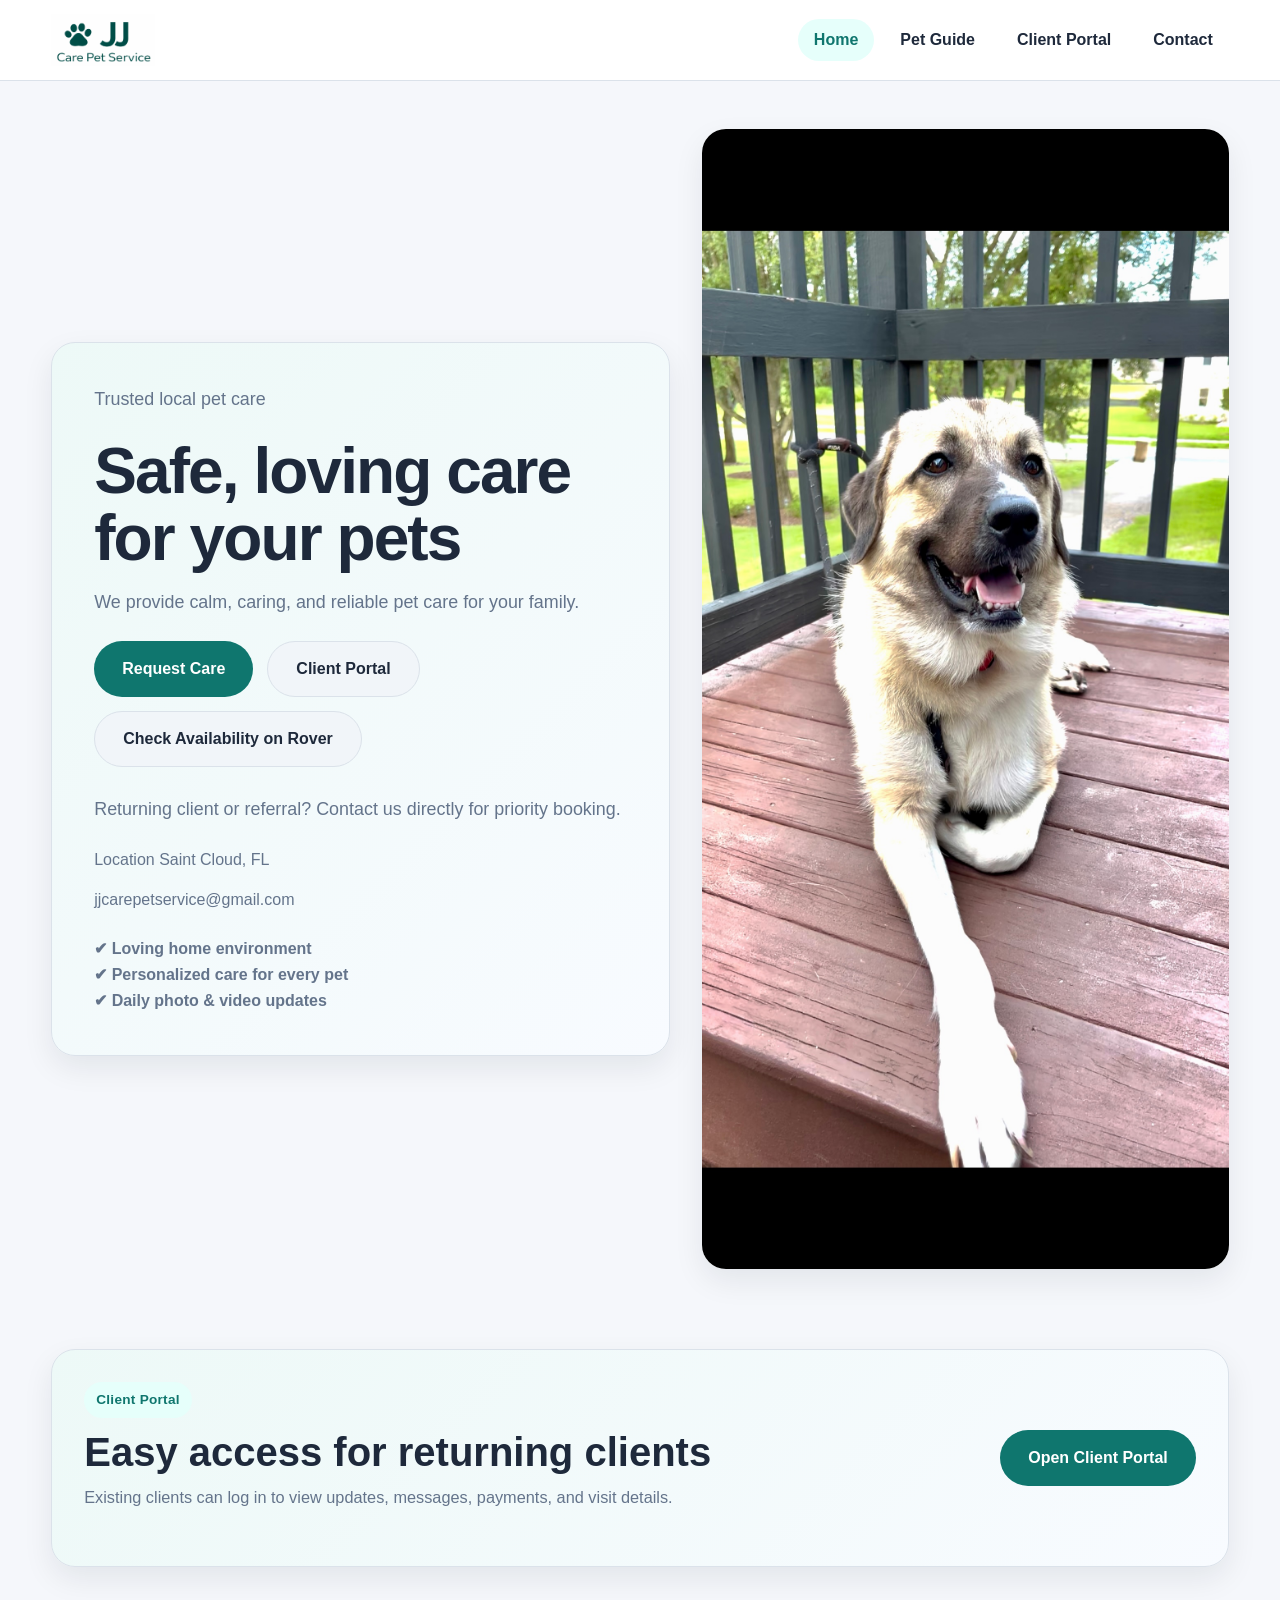
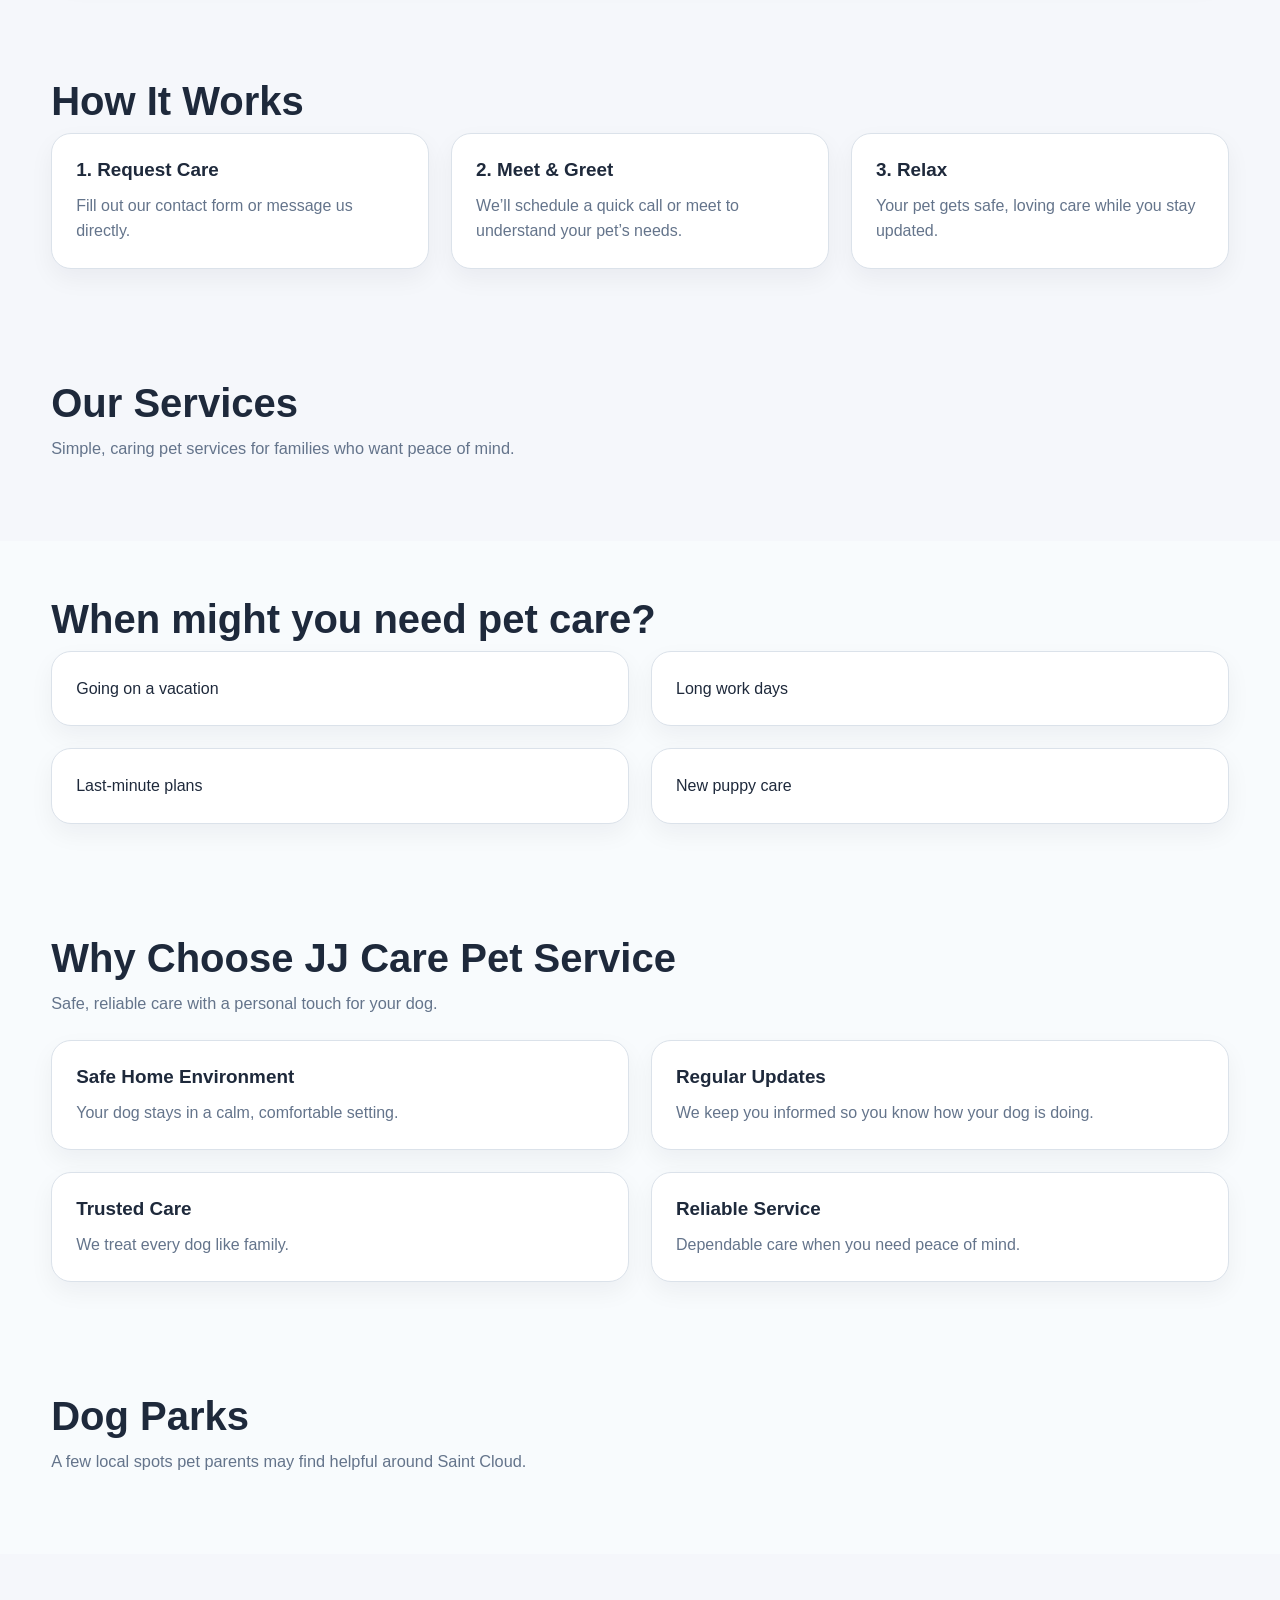
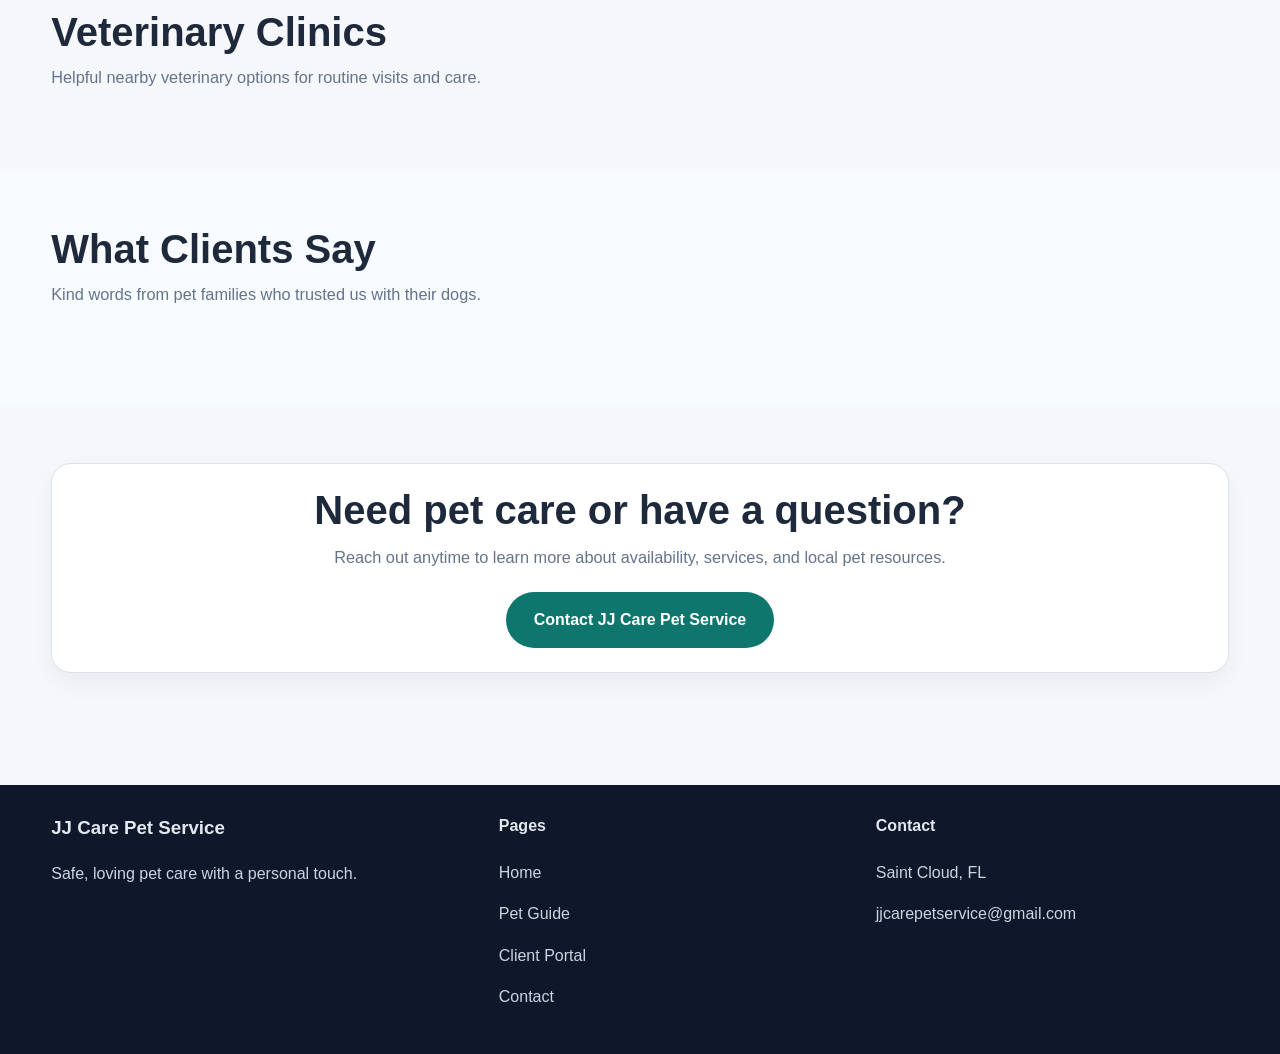
<file: index.html>
<!DOCTYPE html>
<html lang="en">
<head>
  <meta charset="UTF-8" />
  <meta name="viewport" content="width=device-width, initial-scale=1.0" />
  <title>JJ Care Pet Service</title>
  <meta
    name="description"
    content="JJ Care Pet Service offers safe, loving pet care in Saint Cloud, Florida, along with helpful local pet resources."
  />
  <link rel="stylesheet" href="styles.css" />
</head>
<body>

  <header class="site-header">
    <div class="container header-inner">
      <div class="logo">
  <img src="Logo.png" alt="JJ Care Pet Service Logo" />
</div>

      <nav class="nav">
        <a href="index.html" class="active">Home</a>
        <a href="pet-guide.html">Pet Guide</a>
        <a href="https://jcchiyezhath.github.io/jjcare-client-portal/">Client Portal</a>
        <a href="contact.html">Contact</a>
      </nav>
    </div>
  </header>

  <main>
    <section class="hero">
      <div class="container hero-grid">
        <div class="hero-card">
          <p class="badge">Trusted local pet care</p>

          <h2 id="tagline">Safe, loving care for your pets</h2>

          <p id="hero-description">
            We provide calm, caring, and reliable pet care for your family.
          </p>

          <div class="hero-buttons">
            <a class="btn btn-primary" href="booking.html">
                 Request Care
            </a>
            <a class="btn btn-secondary" href="https://jcchiyezhath.github.io/jjcare-client-portal/">
                 Client Portal
            </a>
            <a class="btn btn-secondary" href="https://www.rover.com/sit/jani66614" target="_blank" rel="noopener">
                 Check Availability on Rover
            </a>
      </div>
          <p>Returning client or referral? Contact us directly for priority booking.</p>

          <div class="hero-details">
            <p id="location">Location Saint Cloud, FL</p>
            <p><a href="mailto:jjcarepetservice@gmail.com" id="email">jjcarepetservice@gmail.com</a></p>
            <p style="margin-top: 10px; font-weight: 600;">
              ✔ Loving home environment<br>
              ✔ Personalized care for every pet<br>
              ✔ Daily photo &amp; video updates
            </p>
          </div>
        </div>

        <div class="hero-image">
          <img
            src="IMG_8271.jpg"
            alt="Happy dog enjoying safe pet care"
          />
        </div>
    </section>

    <section class="section">
      <div class="container">
        <div class="portal-promo">
          <div>
            <p class="portal-promo-kicker">Client Portal</p>
            <h2>Easy access for returning clients</h2>
            <p class="section-intro portal-promo-copy">
              Existing clients can log in to view updates, messages, payments, and visit details.
            </p>
          </div>
          <a class="btn btn-primary" href="https://jcchiyezhath.github.io/jjcare-client-portal/">Open Client Portal</a>
        </div>
      </div>
    </section>

    <section class="section">
      <div class="container">
        <h2>How It Works</h2>
        <div class="card-grid" id="how-it-works-grid">
          <div class="card">
            <h3>1. Request Care</h3>
            <p>Fill out our contact form or message us directly.</p>
          </div>
          <div class="card">
            <h3>2. Meet &amp; Greet</h3>
            <p>We&rsquo;ll schedule a quick call or meet to understand your pet&rsquo;s needs.</p>
          </div>
          <div class="card">
            <h3>3. Relax</h3>
            <p>Your pet gets safe, loving care while you stay updated.</p>
          </div>
        </div>
      </div>
    </section>

    <section class="section">
      <div class="container">
        <h2>Our Services</h2>
        <p class="section-intro">
          Simple, caring pet services for families who want peace of mind.
        </p>

        <div id="services-list"></div>
      </div>
    </section>

    </section>
    
<section class="section light">
  <div class="container">
    <h2>When might you need pet care?</h2>

    <div class="card-grid">
      <div class="card">Going on a vacation</div>
      <div class="card">Long work days</div>
      <div class="card">Last-minute plans</div>
      <div class="card">New puppy care</div>
    </div>
  </div>
</section>

    <section class="section light">
  <div class="container">
    <h2>Why Choose JJ Care Pet Service</h2>
    <p class="section-intro">
      Safe, reliable care with a personal touch for your dog.
    </p>

    <div class="card-grid">
      <div class="card">
        <h3>Safe Home Environment</h3>
        <p>Your dog stays in a calm, comfortable setting.</p>
      </div>

      <div class="card">
        <h3>Regular Updates</h3>
        <p>We keep you informed so you know how your dog is doing.</p>
      </div>

      <div class="card">
        <h3>Trusted Care</h3>
        <p>We treat every dog like family.</p>
      </div>

      <div class="card">
        <h3>Reliable Service</h3>
        <p>Dependable care when you need peace of mind.</p>
      </div>
    </div>
  </div>
</section>

    <section class="section light">
      <div class="container">
        <h2>Dog Parks</h2>
        <p class="section-intro">
          A few local spots pet parents may find helpful around Saint Cloud.
        </p>

        <div id="dog-parks-list"></div>
      </div>
    </section>

    <section class="section">
      <div class="container">
        <h2>Veterinary Clinics</h2>
        <p class="section-intro">
          Helpful nearby veterinary options for routine visits and care.
        </p>

        <div id="vets-list"></div>
      </div>
    </section>

    <section class="section light">
      <div class="container">
        <h2>What Clients Say</h2>
        <p class="section-intro">
          Kind words from pet families who trusted us with their dogs.
        </p>

        <div id="testimonials-list" class="testimonial-scroll"></div>
      </div>
    </section>

    <section class="section">
      <div class="container">
        <div class="card center">
          <h2 style="margin-bottom: 12px;">Need pet care or have a question?</h2>
          <p class="section-intro" style="margin: 0 auto 22px;">
            Reach out anytime to learn more about availability, services, and local pet resources.
          </p>
          <a class="btn btn-primary" href="contact.html">Contact JJ Care Pet Service</a>
        </div>
      </div>
    </section>
  </main>

  <footer class="site-footer">
    <div class="container footer-inner">
      <div>
        <h3 id="footer-business-name">JJ Care Pet Service</h3>
        <p>Safe, loving pet care with a personal touch.</p>
      </div>

      <div>
        <h4>Pages</h4>
        <p><a href="index.html">Home</a></p>
        <p><a href="pet-guide.html">Pet Guide</a></p>
        <p><a href="https://jcchiyezhath.github.io/jjcare-client-portal/">Client Portal</a></p>
        <p><a href="contact.html">Contact</a></p>
      </div>

      <div>
  <h4>Contact</h4>
  <p id="footer-location">Saint Cloud, FL</p>
  <p><a id="footer-email" href="mailto:jjcarepetservice@gmail.com">jjcarepetservice@gmail.com</a></p>
</div>
    </div>
  </footer>

  <script src="script.js"></script>
</body>
</html>
</file>
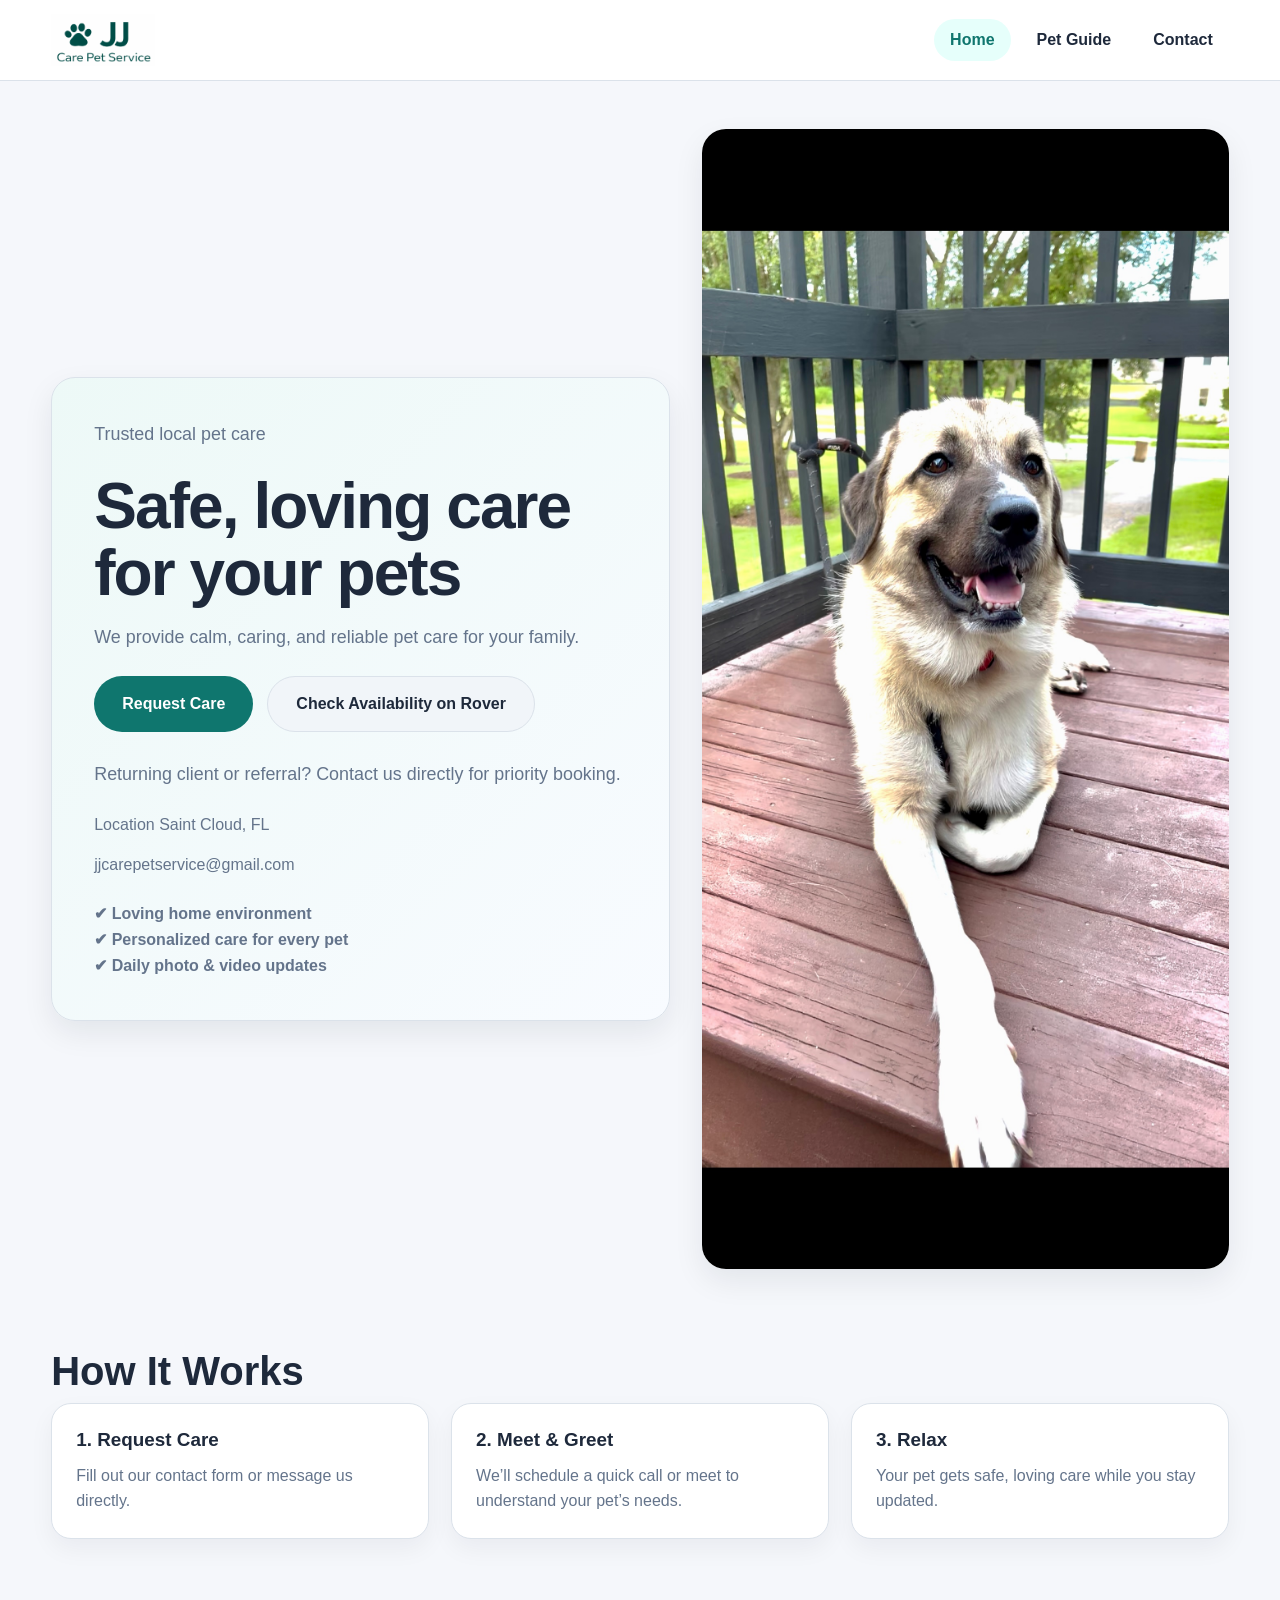
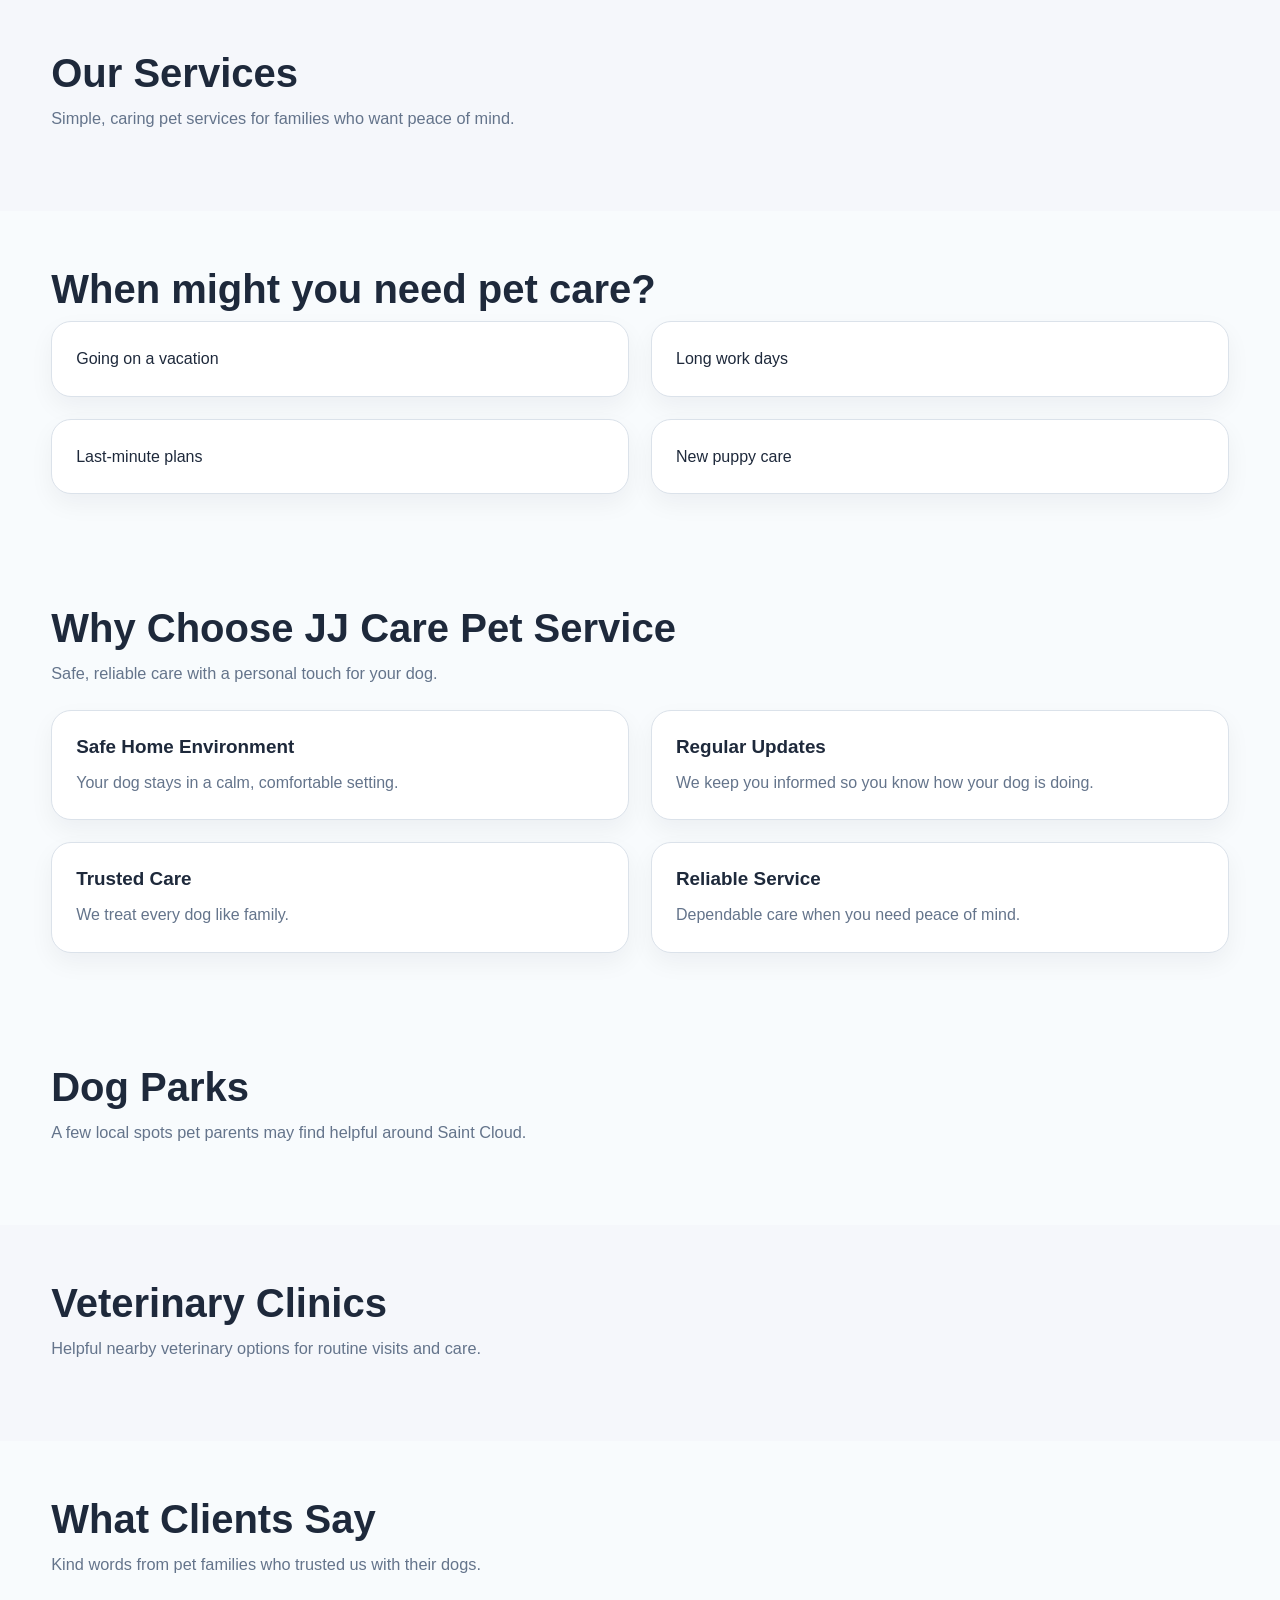
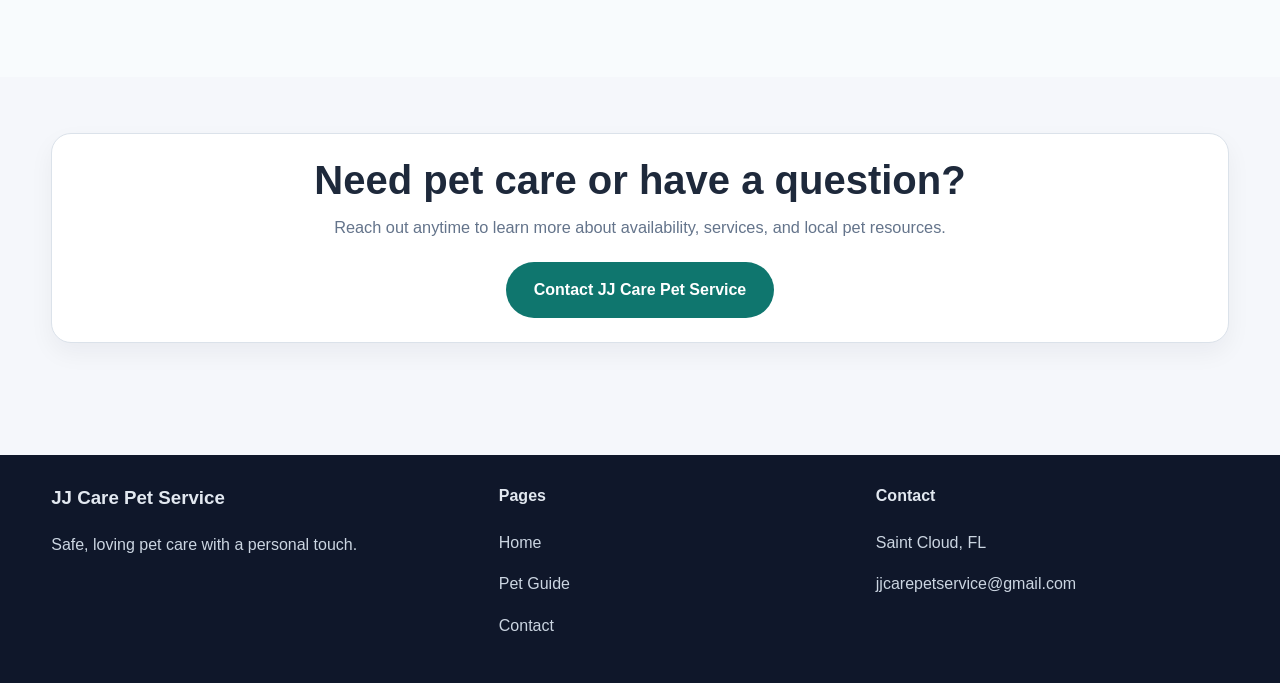
<file: jjcarepetservice/index.html>
<!DOCTYPE html>
<html lang="en">
<head>
  <meta charset="UTF-8" />
  <meta name="viewport" content="width=device-width, initial-scale=1.0" />
  <title>JJ Care Pet Service</title>
  <meta
    name="description"
    content="JJ Care Pet Service offers safe, loving pet care in Saint Cloud, Florida, along with helpful local pet resources."
  />
  <link rel="stylesheet" href="styles.css" />
</head>
<body>

  <header class="site-header">
    <div class="container header-inner">
      <div class="logo">
  <img src="Logo.png" alt="JJ Care Pet Service Logo" />
</div>

      <nav class="nav">
        <a href="index.html" class="active">Home</a>
        <a href="pet-guide.html">Pet Guide</a>
        <a href="contact.html">Contact</a>
      </nav>
    </div>
  </header>

  <main>
    <section class="hero">
      <div class="container hero-grid">
        <div class="hero-card">
          <p class="badge">Trusted local pet care</p>

          <h2 id="tagline">Safe, loving care for your pets</h2>

          <p id="hero-description">
            We provide calm, caring, and reliable pet care for your family.
          </p>

          <div class="hero-buttons">
            <a class="btn btn-primary" href="booking.html">
                 Request Care
            </a>
            <a class="btn btn-secondary" href="https://www.rover.com/sit/jani66614" target="_blank" rel="noopener">
                 Check Availability on Rover
            </a>
      </div>
          <p>Returning client or referral? Contact us directly for priority booking.</p>

          <div class="hero-details">
            <p id="location">Location Saint Cloud, FL</p>
            <p><a href="mailto:jjcarepetservice@gmail.com" id="email">jjcarepetservice@gmail.com</a></p>
            <p style="margin-top: 10px; font-weight: 600;">
              ✔ Loving home environment<br>
              ✔ Personalized care for every pet<br>
              ✔ Daily photo &amp; video updates
            </p>
          </div>
        </div>

        <div class="hero-image">
          <img
            src="IMG_8271.jpg"
            alt="Happy dog enjoying safe pet care"
          />
        </div>
    </section>

    <section class="section">
      <div class="container">
        <h2>How It Works</h2>
        <div class="card-grid" id="how-it-works-grid">
          <div class="card">
            <h3>1. Request Care</h3>
            <p>Fill out our contact form or message us directly.</p>
          </div>
          <div class="card">
            <h3>2. Meet &amp; Greet</h3>
            <p>We&rsquo;ll schedule a quick call or meet to understand your pet&rsquo;s needs.</p>
          </div>
          <div class="card">
            <h3>3. Relax</h3>
            <p>Your pet gets safe, loving care while you stay updated.</p>
          </div>
        </div>
      </div>
    </section>

    <section class="section">
      <div class="container">
        <h2>Our Services</h2>
        <p class="section-intro">
          Simple, caring pet services for families who want peace of mind.
        </p>

        <div id="services-list"></div>
      </div>
    </section>

    </section>
    
<section class="section light">
  <div class="container">
    <h2>When might you need pet care?</h2>

    <div class="card-grid">
      <div class="card">Going on a vacation</div>
      <div class="card">Long work days</div>
      <div class="card">Last-minute plans</div>
      <div class="card">New puppy care</div>
    </div>
  </div>
</section>

    <section class="section light">
  <div class="container">
    <h2>Why Choose JJ Care Pet Service</h2>
    <p class="section-intro">
      Safe, reliable care with a personal touch for your dog.
    </p>

    <div class="card-grid">
      <div class="card">
        <h3>Safe Home Environment</h3>
        <p>Your dog stays in a calm, comfortable setting.</p>
      </div>

      <div class="card">
        <h3>Regular Updates</h3>
        <p>We keep you informed so you know how your dog is doing.</p>
      </div>

      <div class="card">
        <h3>Trusted Care</h3>
        <p>We treat every dog like family.</p>
      </div>

      <div class="card">
        <h3>Reliable Service</h3>
        <p>Dependable care when you need peace of mind.</p>
      </div>
    </div>
  </div>
</section>

    <section class="section light">
      <div class="container">
        <h2>Dog Parks</h2>
        <p class="section-intro">
          A few local spots pet parents may find helpful around Saint Cloud.
        </p>

        <div id="dog-parks-list"></div>
      </div>
    </section>

    <section class="section">
      <div class="container">
        <h2>Veterinary Clinics</h2>
        <p class="section-intro">
          Helpful nearby veterinary options for routine visits and care.
        </p>

        <div id="vets-list"></div>
      </div>
    </section>

    <section class="section light">
      <div class="container">
        <h2>What Clients Say</h2>
        <p class="section-intro">
          Kind words from pet families who trusted us with their dogs.
        </p>

        <div id="testimonials-list" class="testimonial-scroll"></div>
      </div>
    </section>

    <section class="section">
      <div class="container">
        <div class="card center">
          <h2 style="margin-bottom: 12px;">Need pet care or have a question?</h2>
          <p class="section-intro" style="margin: 0 auto 22px;">
            Reach out anytime to learn more about availability, services, and local pet resources.
          </p>
          <a class="btn btn-primary" href="contact.html">Contact JJ Care Pet Service</a>
        </div>
      </div>
    </section>
  </main>

  <footer class="site-footer">
    <div class="container footer-inner">
      <div>
        <h3 id="footer-business-name">JJ Care Pet Service</h3>
        <p>Safe, loving pet care with a personal touch.</p>
      </div>

      <div>
        <h4>Pages</h4>
        <p><a href="index.html">Home</a></p>
        <p><a href="pet-guide.html">Pet Guide</a></p>
        <p><a href="contact.html">Contact</a></p>
      </div>

      <div>
  <h4>Contact</h4>
  <p id="footer-location">Saint Cloud, FL</p>
  <p><a id="footer-email" href="mailto:jjcarepetservice@gmail.com">jjcarepetservice@gmail.com</a></p>
</div>
    </div>
  </footer>

  <script src="script.js"></script>
</body>
</html>
</file>
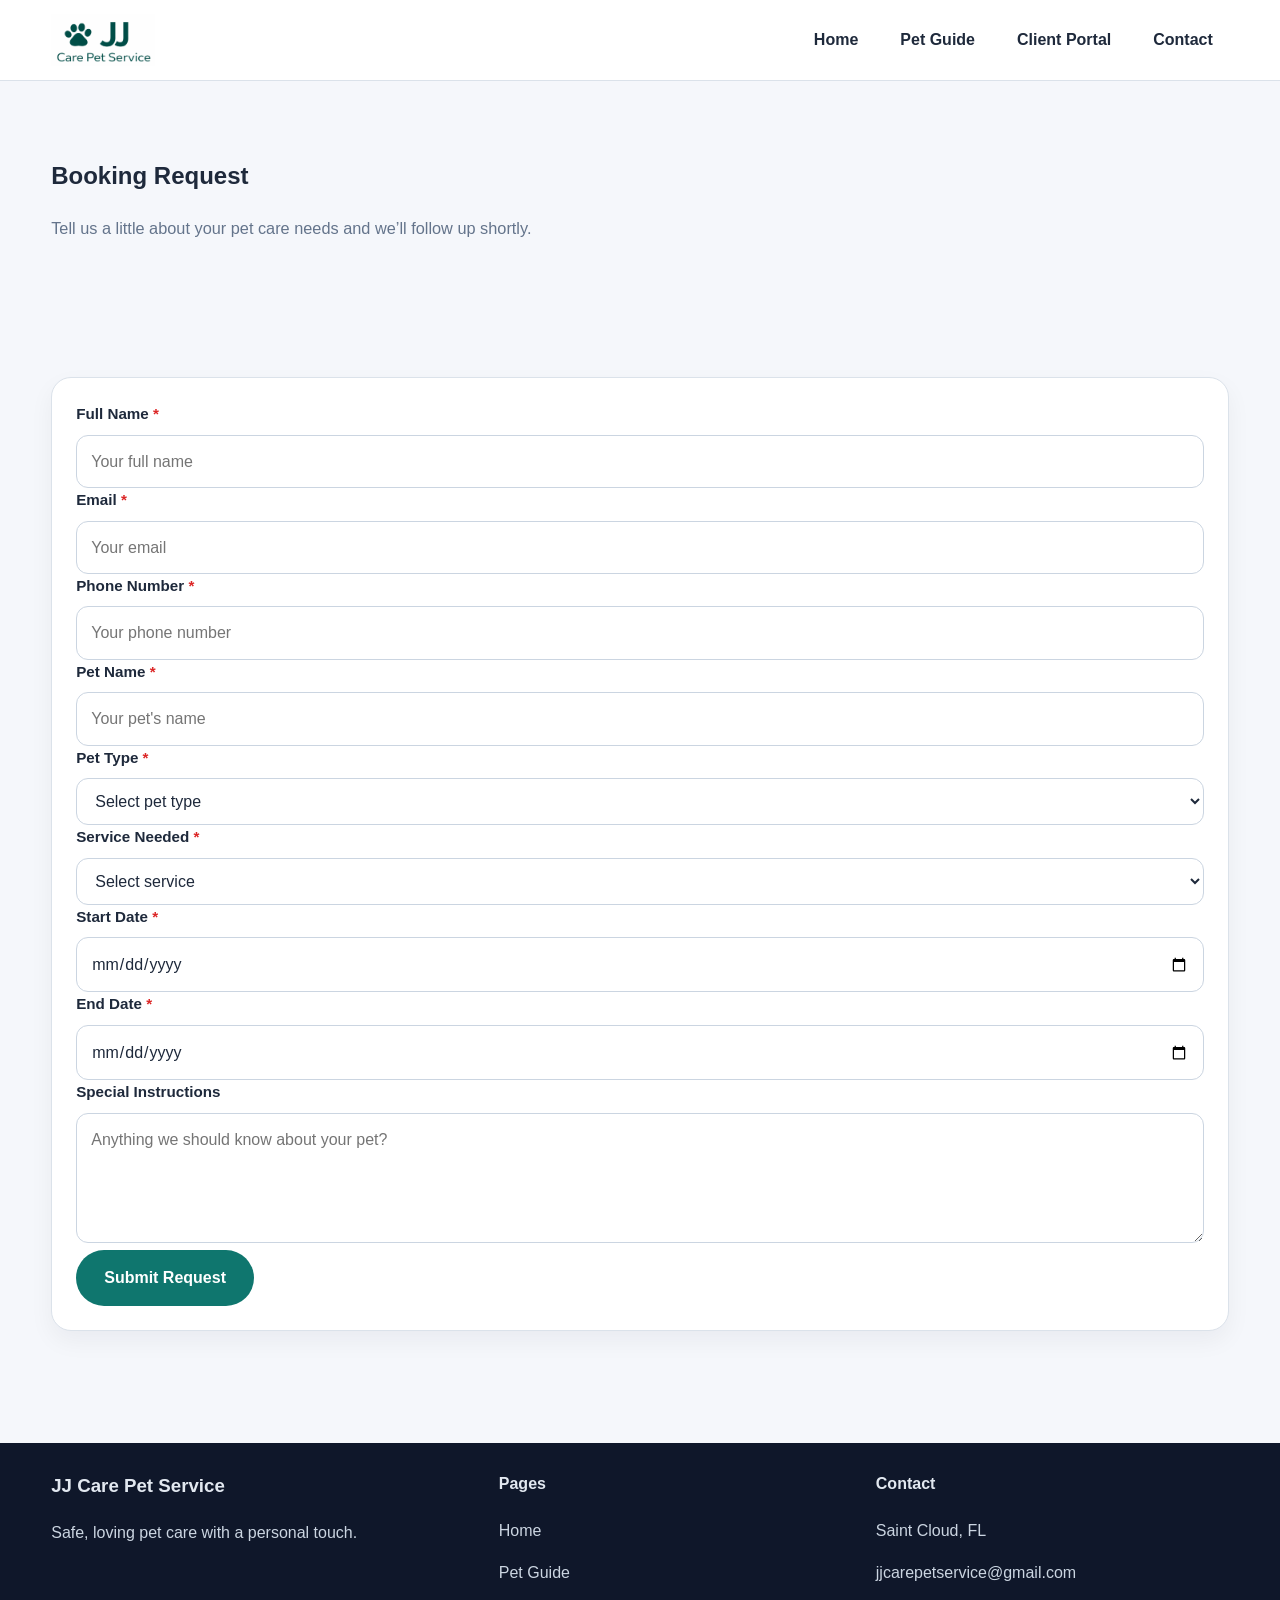
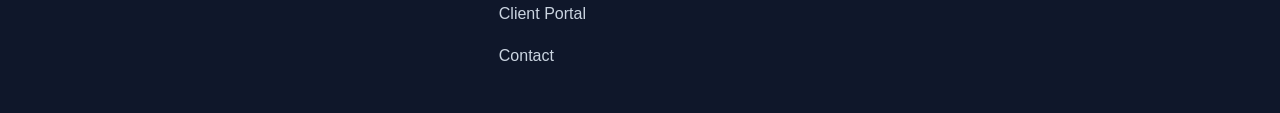
<file: booking.html>
<!DOCTYPE html>
<html lang="en">
<head>
  <meta charset="UTF-8" />
  <meta name="viewport" content="width=device-width, initial-scale=1.0" />
  <title>Booking | JJ Care Pet Service</title>
  <link rel="stylesheet" href="styles.css" />
</head>
<body data-page="booking">
  <header class="site-header">
    <div class="container header-inner">
      <div class="logo">
        <img src="Logo.png" alt="JJ Care Pet Service Logo" />
      </div>

      <nav class="nav">
        <a href="index.html">Home</a>
        <a href="pet-guide.html">Pet Guide</a>
        <a href="https://jcchiyezhath.github.io/jjcare-client-portal/">Client Portal</a>
        <a href="contact.html">Contact</a>
      </nav>
    </div>
  </header>

  <main>
    <section class="section">
      <div class="container">
        <h1>Booking Request</h1>
        <p class="section-intro">
          Tell us a little about your pet care needs and we&rsquo;ll follow up shortly.
        </p>
      </div>
    </section>

    <section class="section">
      <div class="container">
        <form id="booking-form" class="contact-form">
          <input type="hidden" name="action" value="booking" />

          <label for="name">Full Name <span class="required">*</span></label>
          <input id="name" type="text" name="name" placeholder="Your full name" required />

          <label for="email">Email <span class="required">*</span></label>
          <input id="email" type="email" name="email" placeholder="Your email" required />

          <label for="phone">Phone Number <span class="required">*</span></label>
          <input id="phone" type="text" name="phone" placeholder="Your phone number" required />

          <label for="pet">Pet Name <span class="required">*</span></label>
          <input id="pet" type="text" name="pet" placeholder="Your pet's name" required />

          <label for="type">Pet Type <span class="required">*</span></label>
          <select id="type" name="type" required>
            <option value="">Select pet type</option>
            <option value="Dog">Dog</option>
            <option value="Cat">Cat</option>
            <option value="Other">Other</option>
          </select>

          <label for="service">Service Needed <span class="required">*</span></label>
          <select id="service" name="service" required>
            <option value="">Select service</option>
            <option value="Dog Sitting">Dog Sitting</option>
            <option value="Drop-In Visits">Drop-In Visits</option>
            <option value="Dog Walking">Dog Walking</option>
          </select>

          <label for="start">Start Date <span class="required">*</span></label>
          <input id="start" type="date" name="start" required />

          <label for="end">End Date <span class="required">*</span></label>
          <input id="end" type="date" name="end" required />

          <label for="notes">Special Instructions</label>
          <textarea id="notes" name="notes" placeholder="Anything we should know about your pet?"></textarea>

          <button type="submit" class="btn btn-primary">Submit Request</button>

          <p id="success-message" class="section-intro" style="display:none; margin-top:16px;">
            Request submitted! We&rsquo;ll contact you shortly.
          </p>
        </form>
      </div>
    </section>
  </main>

  <footer class="site-footer">
    <div class="container footer-inner">
      <div>
        <h3 id="footer-business-name">JJ Care Pet Service</h3>
        <p>Safe, loving pet care with a personal touch.</p>
      </div>

      <div>
        <h4>Pages</h4>
        <p><a href="index.html">Home</a></p>
        <p><a href="pet-guide.html">Pet Guide</a></p>
        <p><a href="https://jcchiyezhath.github.io/jjcare-client-portal/">Client Portal</a></p>
        <p><a href="contact.html">Contact</a></p>
      </div>

      <div>
        <h4>Contact</h4>
        <p id="footer-location">Saint Cloud, FL</p>
        <p><a id="footer-email" href="mailto:jjcarepetservice@gmail.com">jjcarepetservice@gmail.com</a></p>
      </div>
    </div>
  </footer>

  <script src="script.js"></script>
</body>
</html>
</file>
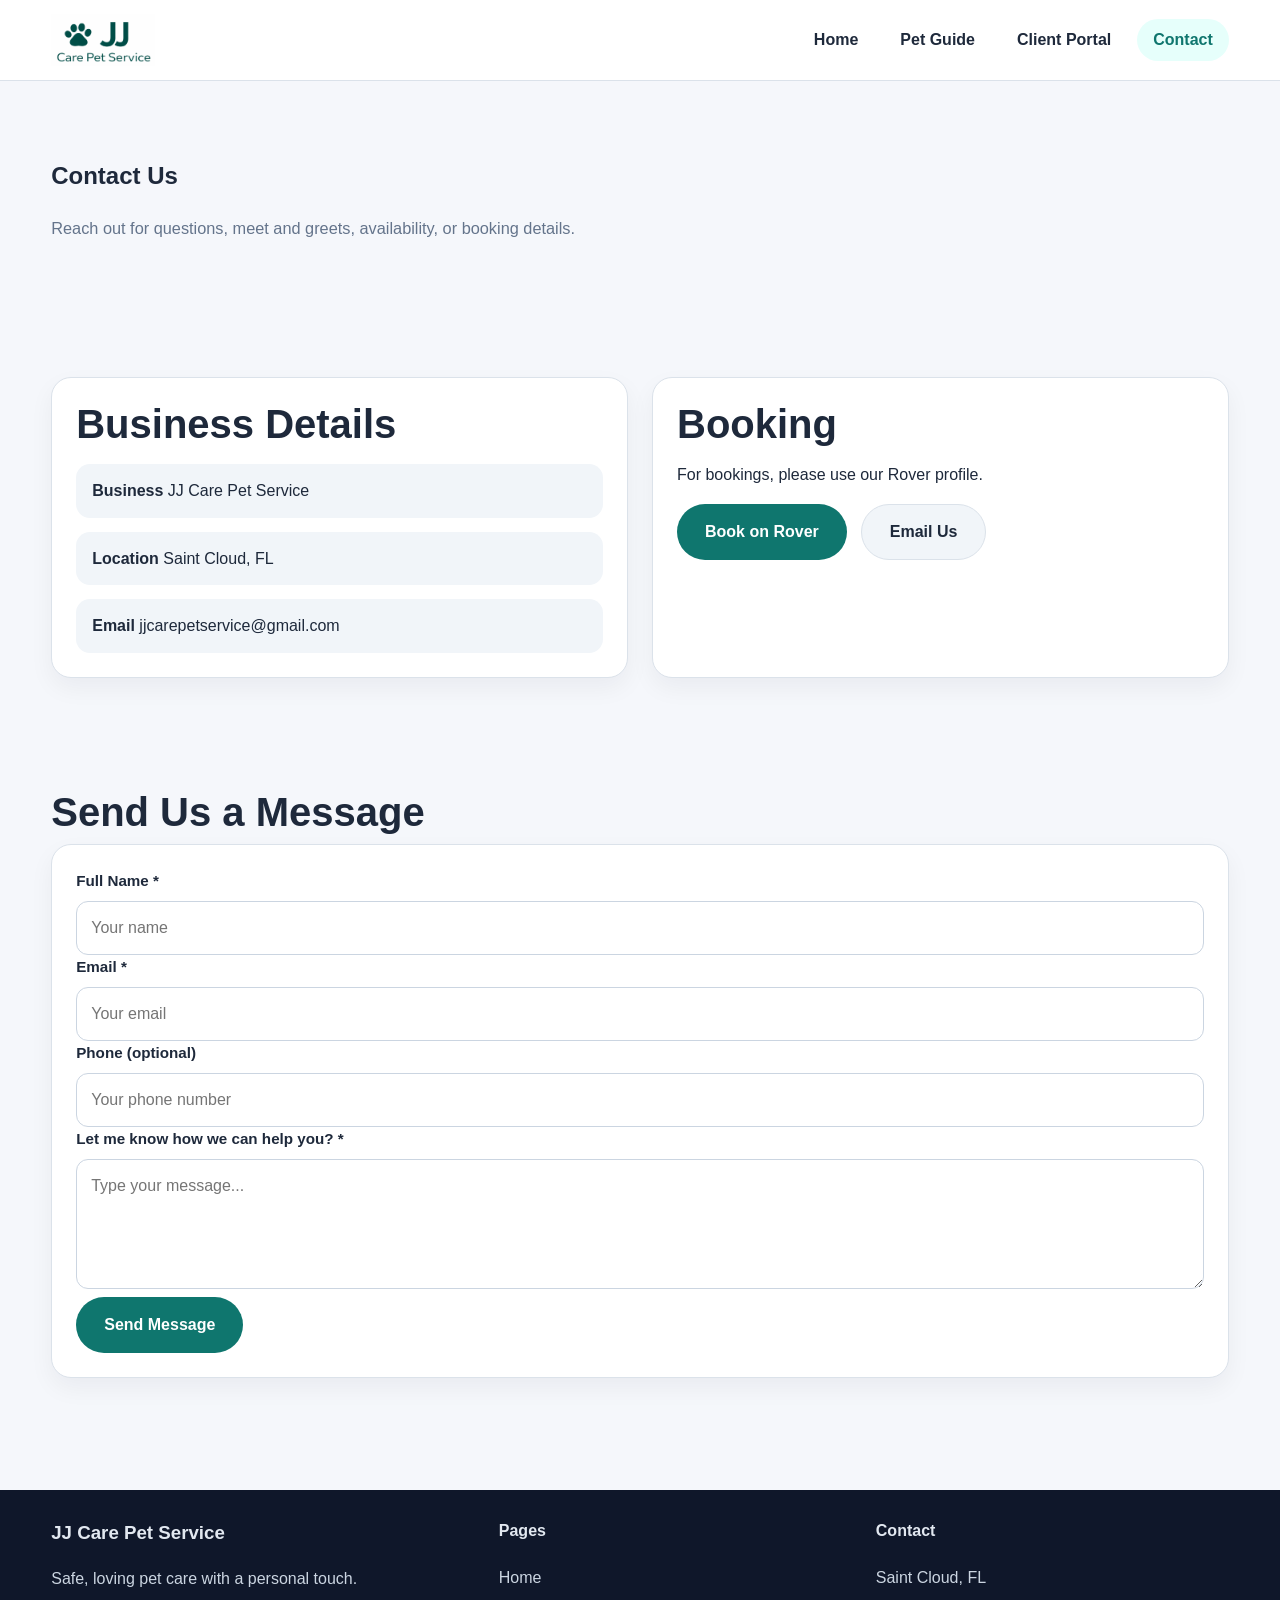
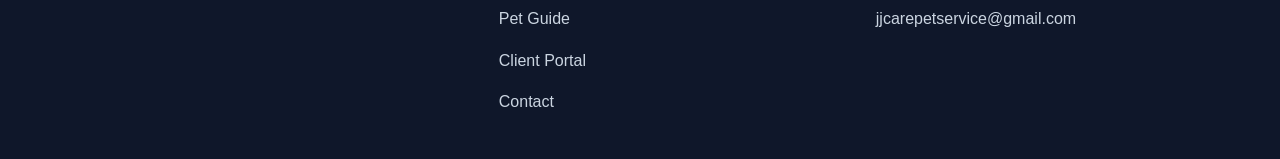
<file: contact.html>
<!DOCTYPE html>
<html lang="en">
<head>
  <meta charset="UTF-8" />
  <meta name="viewport" content="width=device-width, initial-scale=1.0" />
  <title>Contact | JJ Care Pet Service</title>
  <link rel="stylesheet" href="styles.css" />
</head>
<body data-page="contact">
  <header class="site-header">
    <div class="container header-inner">
      <div class="logo">
        <img src="Logo.png" alt="JJ Care Pet Service Logo" />
      </div>

      <nav class="nav">
        <a href="index.html">Home</a>
        <a href="pet-guide.html">Pet Guide</a>
        <a href="https://jcchiyezhath.github.io/jjcare-client-portal/">Client Portal</a>
        <a href="contact.html" class="active">Contact</a>
      </nav>
    </div>
  </header>

  <main>
    <section class="section">
      <div class="container">
        <h1>Contact Us</h1>
        <p class="section-intro">
          Reach out for questions, meet and greets, availability, or booking details.
        </p>
      </div>
    </section>

    <section class="section">
      <div class="container contact-grid">
        <div class="contact-card">
          <h2>Business Details</h2>
          <div class="contact-info">
            <div>
              <strong>Business</strong>
              <span id="contactBusinessName">JJ Care Pet Service</span>
            </div>
            <div>
              <strong>Location</strong>
              <span id="contactLocation">Saint Cloud, FL</span>
            </div>
            <div>
              <strong>Email</strong>
              <a href="mailto:jjcarepetservice@gmail.com" id="contactEmail">jjcarepetservice@gmail.com</a>
            </div>
          </div>
        </div>

        <div class="contact-card">
          <h2>Booking</h2>
          <p id="contactBookingText">For bookings, please use our Rover profile.</p>
          <div class="hero-buttons">
            <a class="btn btn-primary" id="contactRoverButton" href="https://www.rover.com/sit/jani66614" target="_blank" rel="noopener">Book on Rover</a>
            <a class="btn btn-secondary" href="mailto:jjcarepetservice@gmail.com">Email Us</a>
          </div>
        </div>
      </div>
    </section>

    <section class="section">
      <div class="container">
        <h2>Send Us a Message</h2>

        <form id="contactForm" class="contact-form">
          <label for="name">Full Name *</label>
          <input id="name" type="text" name="name" placeholder="Your name" required />

          <label for="email">Email *</label>
          <input id="email" type="email" name="email" placeholder="Your email" required />

          <label for="phone">Phone (optional)</label>
          <input id="phone" type="tel" name="phone" placeholder="Your phone number" />

          <label for="message">Let me know how we can help you? *</label>
          <textarea id="message" name="message" placeholder="Type your message..." required></textarea>

          <button type="submit" class="btn btn-primary">Send Message</button>
        </form>

        <p id="form-status" class="section-intro" style="display:none; margin-top:16px;"></p>
      </div>
    </section>
  </main>

  <footer class="site-footer">
    <div class="container footer-inner">
      <div>
        <h3 id="footer-business-name">JJ Care Pet Service</h3>
        <p>Safe, loving pet care with a personal touch.</p>
      </div>

      <div>
        <h4>Pages</h4>
        <p><a href="index.html">Home</a></p>
        <p><a href="pet-guide.html">Pet Guide</a></p>
        <p><a href="https://jcchiyezhath.github.io/jjcare-client-portal/">Client Portal</a></p>
        <p><a href="contact.html">Contact</a></p>
      </div>

      <div>
        <h4>Contact</h4>
        <p id="footer-location">Saint Cloud, FL</p>
        <p><a id="footer-email" href="mailto:jjcarepetservice@gmail.com">jjcarepetservice@gmail.com</a></p>
      </div>
    </div>
  </footer>

  <script src="script.js"></script>
</body>
</html>
</file>
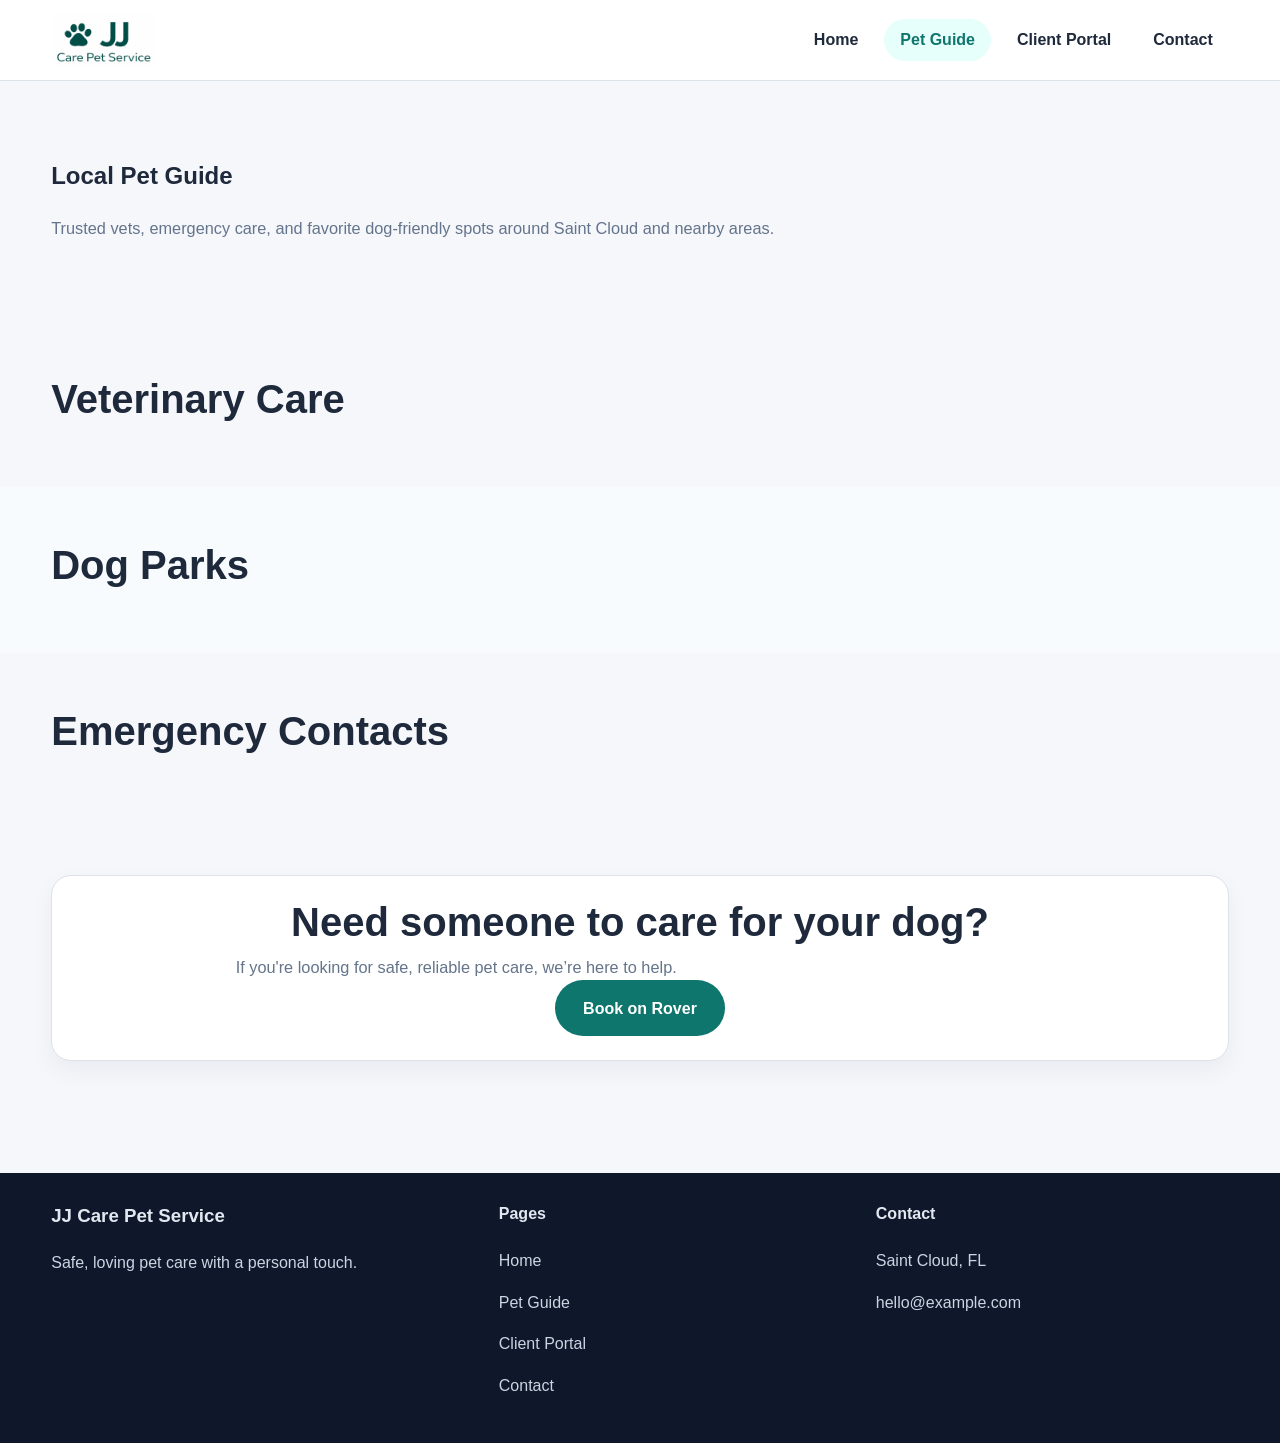
<file: pet-guide.html>
<!DOCTYPE html>
<html lang="en">
<head>
  <meta charset="UTF-8" />
  <meta name="viewport" content="width=device-width, initial-scale=1.0" />
  <title>Pet Guide | JJ Care Pet Service</title>
  <link rel="stylesheet" href="styles.css" />
</head>
<body data-page="pet-guide">
  <header class="site-header">
  <div class="container header-inner">
    
    <div class="logo">
      <img src="Logo.png" alt="JJ Care Pet Service Logo" />
    </div>

    <nav class="nav">
      <a href="index.html">Home</a>
      <a href="pet-guide.html" class="active">Pet Guide</a>
      <a href="https://jcchiyezhath.github.io/jjcare-client-portal/">Client Portal</a>
      <a href="contact.html">Contact</a>
    </nav>

  </div>
</header>

  <main>

  <section class="section">
    <div class="container">
      <h1>Local Pet Guide</h1>
      <p class="section-intro">
        Trusted vets, emergency care, and favorite dog-friendly spots around Saint Cloud and nearby areas. 
      </p>
    </div>
  </section>

  <section class="section">
    <div class="container">
      <h2>Veterinary Care</h2>
      <div id="vets-list"></div>
    </div>
  </section>

  <section class="section light">
    <div class="container">
      <h2>Dog Parks</h2>
      <div id="dog-parks-list"></div>
    </div>
  </section>

<section class="section">
  <div class="container">
    <h2>Emergency Contacts</h2>

    <div id="emergency-list"></div>

  </div>
</section>

    <section class="section">
  <div class="container">
    <div class="card center">
      <h2>Need someone to care for your dog?</h2>
      <p class="section-intro">
        If you're looking for safe, reliable pet care, we’re here to help.
      </p>

      <a class="btn btn-primary" href="https://www.rover.com/sit/jani66614" target="_blank">
        Book on Rover
      </a>
    </div>
  </div>
</section>

</main>

  <footer class="site-footer">
  <div class="container footer-inner">
    <div>
      <h3 id="footer-business-name">JJ Care Pet Service</h3>
      <p>Safe, loving pet care with a personal touch.</p>
    </div>

    <div>
      <h4>Pages</h4>
      <p><a href="index.html">Home</a></p>
      <p><a href="pet-guide.html">Pet Guide</a></p>
      <p><a href="https://jcchiyezhath.github.io/jjcare-client-portal/">Client Portal</a></p>
      <p><a href="contact.html">Contact</a></p>
    </div>

    <div>
      <h4>Contact</h4>
      <p id="footer-location">Saint Cloud, FL</p>
      <p id="footer-email">hello@example.com</p>
    </div>
  </div>
</footer>

  <script src="script.js"></script>
</body>
</html>
</file>
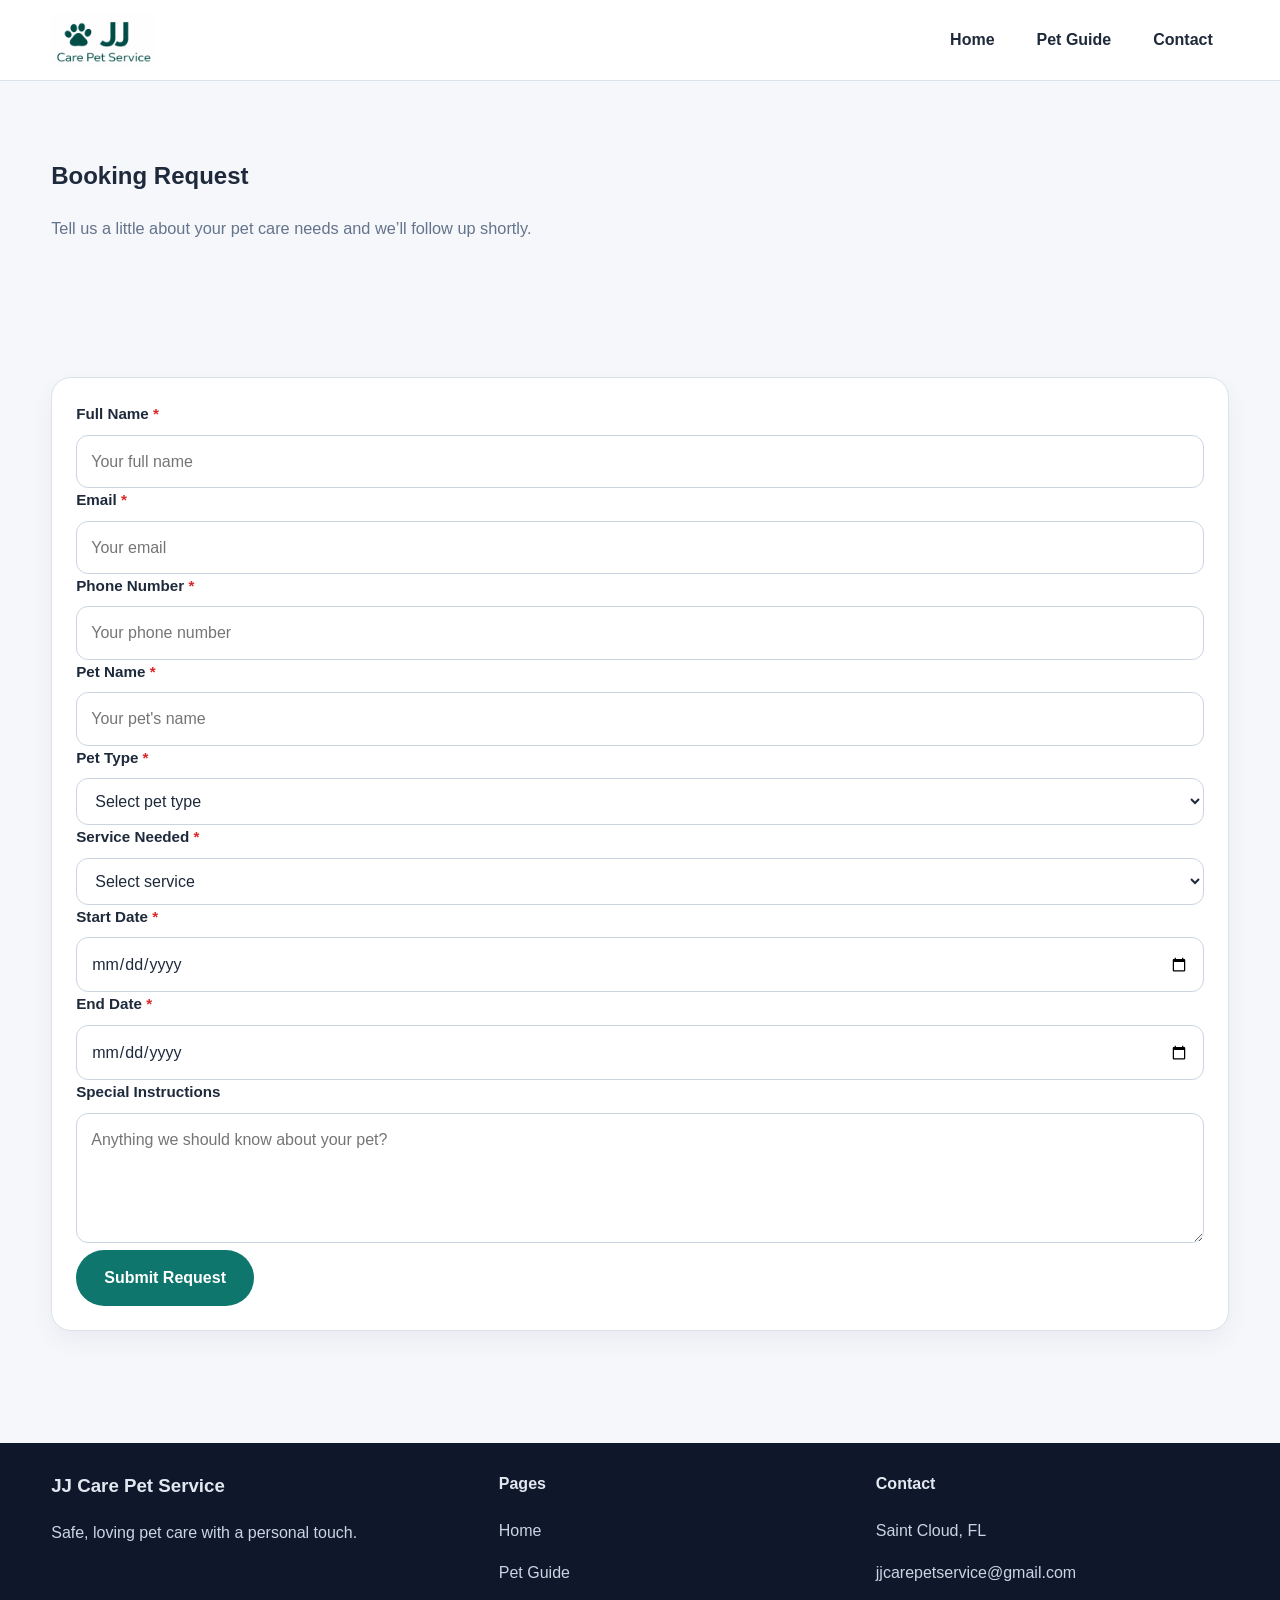
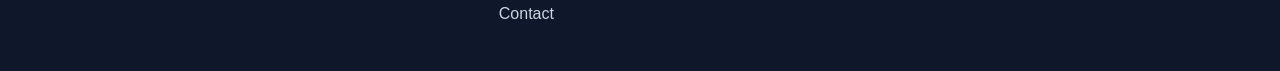
<file: jjcarepetservice/booking.html>
<!DOCTYPE html>
<html lang="en">
<head>
  <meta charset="UTF-8" />
  <meta name="viewport" content="width=device-width, initial-scale=1.0" />
  <title>Booking | JJ Care Pet Service</title>
  <link rel="stylesheet" href="styles.css" />
</head>
<body data-page="booking">
  <header class="site-header">
    <div class="container header-inner">
      <div class="logo">
        <img src="Logo.png" alt="JJ Care Pet Service Logo" />
      </div>

      <nav class="nav">
        <a href="index.html">Home</a>
        <a href="pet-guide.html">Pet Guide</a>
        <a href="contact.html">Contact</a>
      </nav>
    </div>
  </header>

  <main>
    <section class="section">
      <div class="container">
        <h1>Booking Request</h1>
        <p class="section-intro">
          Tell us a little about your pet care needs and we&rsquo;ll follow up shortly.
        </p>
      </div>
    </section>

    <section class="section">
      <div class="container">
        <form id="booking-form" class="contact-form">
          <input type="hidden" name="action" value="booking" />

          <label for="name">Full Name <span class="required">*</span></label>
          <input id="name" type="text" name="name" placeholder="Your full name" required />

          <label for="email">Email <span class="required">*</span></label>
          <input id="email" type="email" name="email" placeholder="Your email" required />

          <label for="phone">Phone Number <span class="required">*</span></label>
          <input id="phone" type="text" name="phone" placeholder="Your phone number" required />

          <label for="pet">Pet Name <span class="required">*</span></label>
          <input id="pet" type="text" name="pet" placeholder="Your pet's name" required />

          <label for="type">Pet Type <span class="required">*</span></label>
          <select id="type" name="type" required>
            <option value="">Select pet type</option>
            <option value="Dog">Dog</option>
            <option value="Cat">Cat</option>
            <option value="Other">Other</option>
          </select>

          <label for="service">Service Needed <span class="required">*</span></label>
          <select id="service" name="service" required>
            <option value="">Select service</option>
            <option value="Dog Sitting">Dog Sitting</option>
            <option value="Drop-In Visits">Drop-In Visits</option>
            <option value="Dog Walking">Dog Walking</option>
          </select>

          <label for="start">Start Date <span class="required">*</span></label>
          <input id="start" type="date" name="start" required />

          <label for="end">End Date <span class="required">*</span></label>
          <input id="end" type="date" name="end" required />

          <label for="notes">Special Instructions</label>
          <textarea id="notes" name="notes" placeholder="Anything we should know about your pet?"></textarea>

          <button type="submit" class="btn btn-primary">Submit Request</button>

          <p id="success-message" class="section-intro" style="display:none; margin-top:16px;">
            Request submitted! We&rsquo;ll contact you shortly.
          </p>
        </form>
      </div>
    </section>
  </main>

  <footer class="site-footer">
    <div class="container footer-inner">
      <div>
        <h3 id="footer-business-name">JJ Care Pet Service</h3>
        <p>Safe, loving pet care with a personal touch.</p>
      </div>

      <div>
        <h4>Pages</h4>
        <p><a href="index.html">Home</a></p>
        <p><a href="pet-guide.html">Pet Guide</a></p>
        <p><a href="contact.html">Contact</a></p>
      </div>

      <div>
        <h4>Contact</h4>
        <p id="footer-location">Saint Cloud, FL</p>
        <p><a id="footer-email" href="mailto:jjcarepetservice@gmail.com">jjcarepetservice@gmail.com</a></p>
      </div>
    </div>
  </footer>

  <script src="script.js"></script>
</body>
</html>
</file>
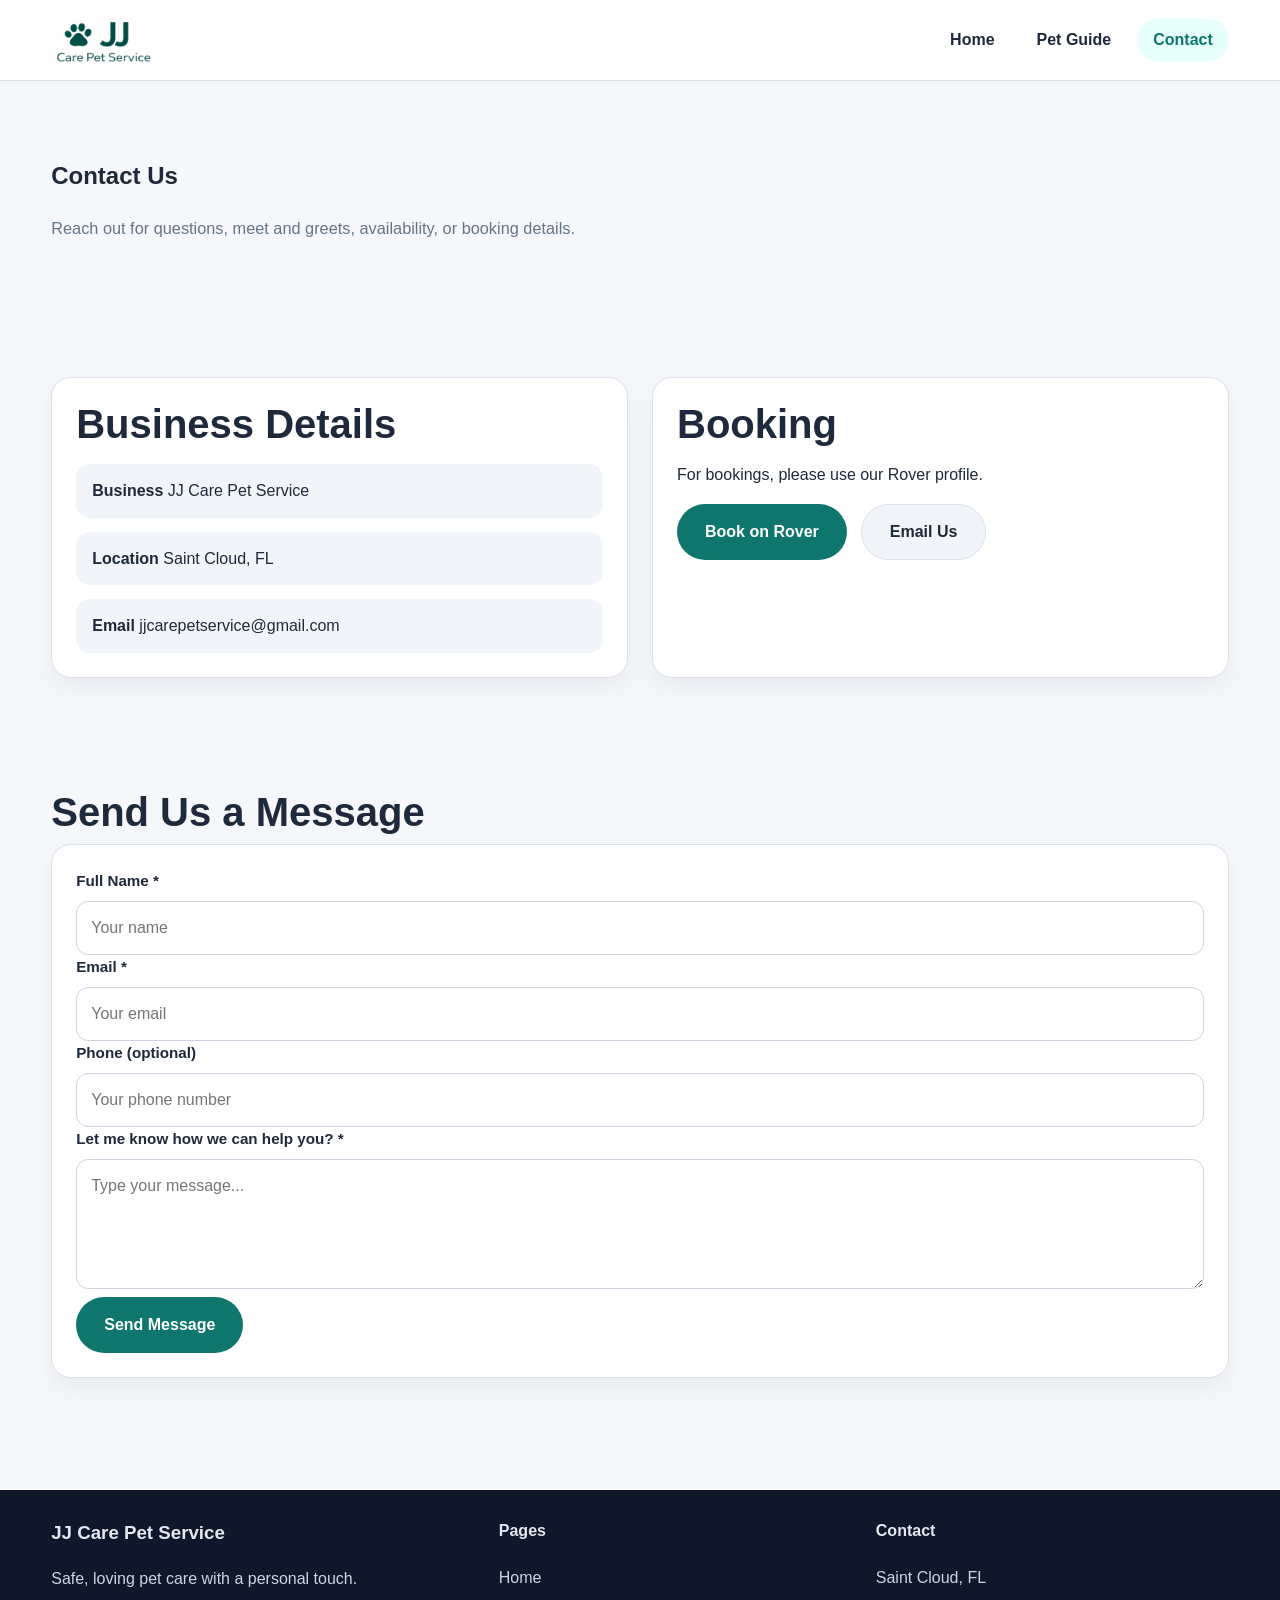
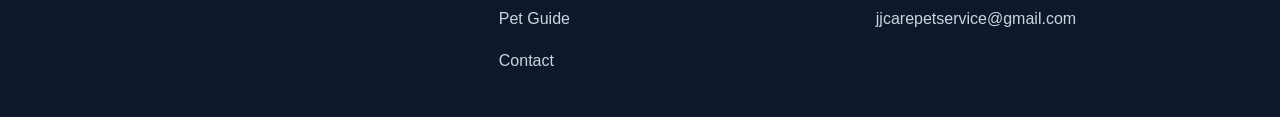
<file: jjcarepetservice/contact.html>
<!DOCTYPE html>
<html lang="en">
<head>
  <meta charset="UTF-8" />
  <meta name="viewport" content="width=device-width, initial-scale=1.0" />
  <title>Contact | JJ Care Pet Service</title>
  <link rel="stylesheet" href="styles.css" />
</head>
<body data-page="contact">
  <header class="site-header">
    <div class="container header-inner">
      <div class="logo">
        <img src="Logo.png" alt="JJ Care Pet Service Logo" />
      </div>

      <nav class="nav">
        <a href="index.html">Home</a>
        <a href="pet-guide.html">Pet Guide</a>
        <a href="contact.html" class="active">Contact</a>
      </nav>
    </div>
  </header>

  <main>
    <section class="section">
      <div class="container">
        <h1>Contact Us</h1>
        <p class="section-intro">
          Reach out for questions, meet and greets, availability, or booking details.
        </p>
      </div>
    </section>

    <section class="section">
      <div class="container contact-grid">
        <div class="contact-card">
          <h2>Business Details</h2>
          <div class="contact-info">
            <div>
              <strong>Business</strong>
              <span id="contactBusinessName">JJ Care Pet Service</span>
            </div>
            <div>
              <strong>Location</strong>
              <span id="contactLocation">Saint Cloud, FL</span>
            </div>
            <div>
              <strong>Email</strong>
              <a href="mailto:jjcarepetservice@gmail.com" id="contactEmail">jjcarepetservice@gmail.com</a>
            </div>
          </div>
        </div>

        <div class="contact-card">
          <h2>Booking</h2>
          <p id="contactBookingText">For bookings, please use our Rover profile.</p>
          <div class="hero-buttons">
            <a class="btn btn-primary" id="contactRoverButton" href="https://www.rover.com/sit/jani66614" target="_blank" rel="noopener">Book on Rover</a>
            <a class="btn btn-secondary" href="mailto:jjcarepetservice@gmail.com">Email Us</a>
          </div>
        </div>
      </div>
    </section>

    <section class="section">
      <div class="container">
        <h2>Send Us a Message</h2>

        <form id="contactForm" class="contact-form">
          <label for="name">Full Name *</label>
          <input id="name" type="text" name="name" placeholder="Your name" required />

          <label for="email">Email *</label>
          <input id="email" type="email" name="email" placeholder="Your email" required />

          <label for="phone">Phone (optional)</label>
          <input id="phone" type="tel" name="phone" placeholder="Your phone number" />

          <label for="message">Let me know how we can help you? *</label>
          <textarea id="message" name="message" placeholder="Type your message..." required></textarea>

          <button type="submit" class="btn btn-primary">Send Message</button>
        </form>

        <p id="form-status" class="section-intro" style="display:none; margin-top:16px;"></p>
      </div>
    </section>
  </main>

  <footer class="site-footer">
    <div class="container footer-inner">
      <div>
        <h3 id="footer-business-name">JJ Care Pet Service</h3>
        <p>Safe, loving pet care with a personal touch.</p>
      </div>

      <div>
        <h4>Pages</h4>
        <p><a href="index.html">Home</a></p>
        <p><a href="pet-guide.html">Pet Guide</a></p>
        <p><a href="contact.html">Contact</a></p>
      </div>

      <div>
        <h4>Contact</h4>
        <p id="footer-location">Saint Cloud, FL</p>
        <p><a id="footer-email" href="mailto:jjcarepetservice@gmail.com">jjcarepetservice@gmail.com</a></p>
      </div>
    </div>
  </footer>

  <script src="script.js"></script>
</body>
</html>
</file>
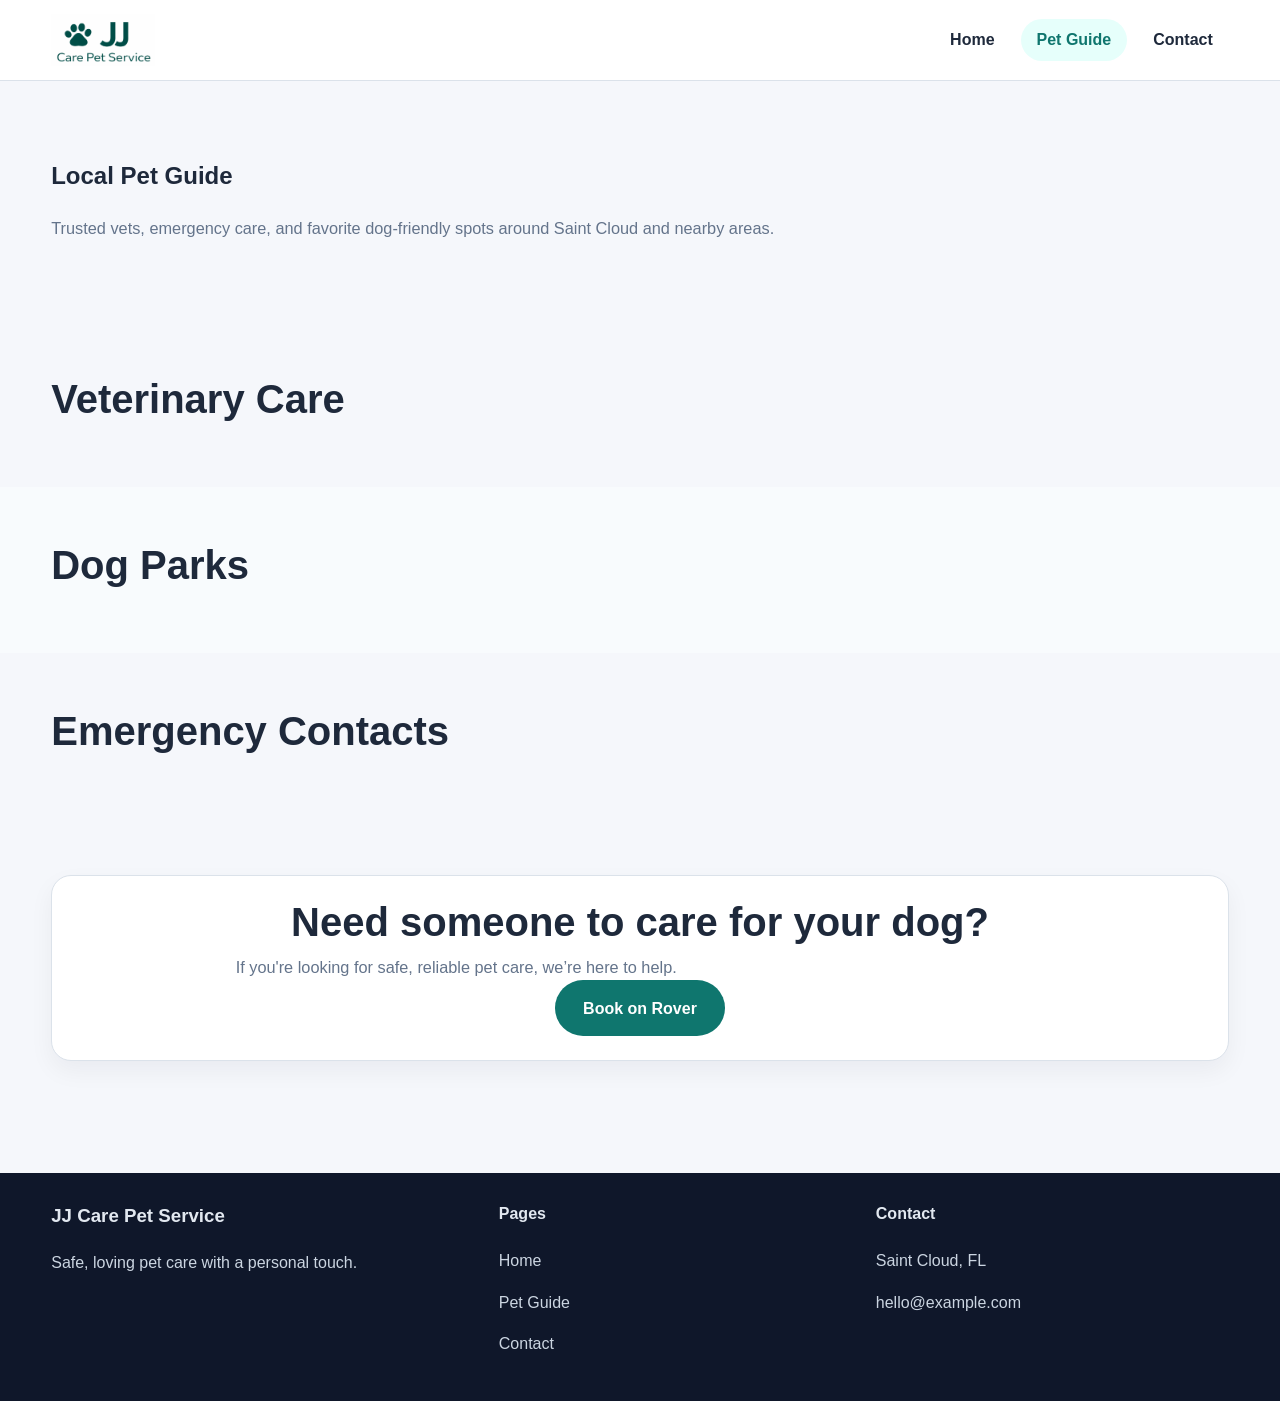
<file: jjcarepetservice/pet-guide.html>
<!DOCTYPE html>
<html lang="en">
<head>
  <meta charset="UTF-8" />
  <meta name="viewport" content="width=device-width, initial-scale=1.0" />
  <title>Pet Guide | JJ Care Pet Service</title>
  <link rel="stylesheet" href="styles.css" />
</head>
<body data-page="pet-guide">
  <header class="site-header">
  <div class="container header-inner">
    
    <div class="logo">
      <img src="Logo.png" alt="JJ Care Pet Service Logo" />
    </div>

    <nav class="nav">
      <a href="index.html">Home</a>
      <a href="pet-guide.html" class="active">Pet Guide</a>
      <a href="contact.html">Contact</a>
    </nav>

  </div>
</header>

  <main>

  <section class="section">
    <div class="container">
      <h1>Local Pet Guide</h1>
      <p class="section-intro">
        Trusted vets, emergency care, and favorite dog-friendly spots around Saint Cloud and nearby areas. 
      </p>
    </div>
  </section>

  <section class="section">
    <div class="container">
      <h2>Veterinary Care</h2>
      <div id="vets-list"></div>
    </div>
  </section>

  <section class="section light">
    <div class="container">
      <h2>Dog Parks</h2>
      <div id="dog-parks-list"></div>
    </div>
  </section>

<section class="section">
  <div class="container">
    <h2>Emergency Contacts</h2>

    <div id="emergency-list"></div>

  </div>
</section>

    <section class="section">
  <div class="container">
    <div class="card center">
      <h2>Need someone to care for your dog?</h2>
      <p class="section-intro">
        If you're looking for safe, reliable pet care, we’re here to help.
      </p>

      <a class="btn btn-primary" href="https://www.rover.com/sit/jani66614" target="_blank">
        Book on Rover
      </a>
    </div>
  </div>
</section>

</main>

  <footer class="site-footer">
  <div class="container footer-inner">
    <div>
      <h3 id="footer-business-name">JJ Care Pet Service</h3>
      <p>Safe, loving pet care with a personal touch.</p>
    </div>

    <div>
      <h4>Pages</h4>
      <p><a href="index.html">Home</a></p>
      <p><a href="pet-guide.html">Pet Guide</a></p>
      <p><a href="contact.html">Contact</a></p>
    </div>

    <div>
      <h4>Contact</h4>
      <p id="footer-location">Saint Cloud, FL</p>
      <p id="footer-email">hello@example.com</p>
    </div>
  </div>
</footer>

  <script src="script.js"></script>
</body>
</html>
</file>
<file: styles.css>
:root {
  --bg: #f5f7fb;
  --surface: #ffffff;
  --surface-soft: #f1f5f9;
  --text: #1e293b;
  --muted: #64748b;
  --primary: #0f766e;
  --primary-dark: #115e59;
  --border: #dbe2ea;
  --shadow: 0 12px 30px rgba(15, 23, 42, 0.08);
  --radius: 24px;
  --radius-sm: 14px;
  --max-width: 1180px;
}

* {
  box-sizing: border-box;
}

html {
  scroll-behavior: smooth;
}

body {
  margin: 0;
  font-family: Arial, Helvetica, sans-serif;
  background: var(--bg);
  color: var(--text);
  line-height: 1.6;
}

img {
  max-width: 100%;
  display: block;
}

a {
  color: inherit;
  text-decoration: none;
}

.container {
  width: min(92%, var(--max-width));
  margin: 0 auto;
}

/* Header */
.site-header {
  background: rgba(255, 255, 255, 0.95);
  border-bottom: 1px solid var(--border);
  position: sticky;
  top: 0;
  z-index: 1000;
  backdrop-filter: blur(10px);
}

.header-inner {
  min-height: 80px;
  display: flex;
  align-items: center;
  justify-content: space-between;
  gap: 20px;
}

.site-header h2,
.site-header h1 {
  margin: 0;
  font-size: clamp(1.6rem, 3vw, 2.1rem);
  line-height: 1.1;
}

.nav {
  display: flex;
  align-items: center;
  gap: 10px;
  flex-wrap: wrap;
}

.nav a {
  display: inline-flex;
  align-items: center;
  justify-content: center;
  min-height: 42px;
  padding: 0 16px;
  border-radius: 999px;
  font-size: 1rem;
  font-weight: 600;
  color: var(--text);
  position: relative;
  transition: background 0.25s ease, color 0.25s ease, transform 0.2s ease;
}

.nav a::after {
  display: none;
}

.nav a.active {
  background: #e6fffb;
  color: var(--primary);
}

/* Buttons */
.btn {
  display: inline-flex;
  align-items: center;
  justify-content: center;
  min-height: 56px;
  padding: 0 28px;
  border-radius: 999px;
  font-weight: 700;
  font-size: 1rem;
  transition: 0.25s ease;
  border: none;
  cursor: pointer;
}

.btn-primary {
  background: var(--primary);
  color: #fff;
}

.btn-primary:hover {
  background: var(--primary-dark);
  transform: translateY(-1px);
}

.btn-secondary {
  background: var(--surface-soft);
  color: var(--text);
  border: 1px solid var(--border);
}

.btn-secondary:hover {
  background: #e8eef5;
}

/* Hero */
.hero {
  padding: 48px 0 24px;
}

.hero-grid {
  display: grid;
  grid-template-columns: 1.08fr 0.92fr;
  gap: 32px;
  align-items: center;
}

.hero-card {
  background: linear-gradient(135deg, #edf9f7, #f8fbff);
  border: 1px solid var(--border);
  border-radius: var(--radius);
  padding: 42px;
  box-shadow: var(--shadow);
}

.hero-card h2 {
  margin: 0 0 16px;
  font-size: clamp(2.4rem, 5vw, 4.2rem);
  line-height: 1.05;
  letter-spacing: -0.03em;
}

.hero-card p {
  margin: 0 0 24px;
  color: var(--muted);
  font-size: 1.12rem;
  max-width: 620px;
}

.hero-buttons {
  display: flex;
  flex-wrap: wrap;
  gap: 14px;
  margin-bottom: 28px;
}

.portal-promo {
  display: flex;
  align-items: center;
  justify-content: space-between;
  gap: 24px;
  padding: 32px;
  border: 1px solid var(--border);
  border-radius: var(--radius);
  background: linear-gradient(135deg, #edf9f7, #f8fbff);
  box-shadow: var(--shadow);
}

.portal-promo h2 {
  margin: 0 0 12px;
}

.portal-promo-copy {
  margin-bottom: 0;
}

.portal-promo-kicker {
  display: inline-flex;
  align-items: center;
  margin: 0 0 12px;
  padding: 7px 12px;
  border-radius: 999px;
  background: #e6fffb;
  color: var(--primary);
  font-size: 0.85rem;
  font-weight: 700;
  letter-spacing: 0.02em;
}

.hero-details {
  display: grid;
  gap: 14px;
  margin-top: 10px;
}

.hero-details p,
.hero-details div,
.hero-card .info-line {
  margin: 0;
  color: var(--muted);
  font-size: 1rem;
}

.hero-image {
  border-radius: var(--radius);
  overflow: hidden;
  min-height: 520px;
  box-shadow: var(--shadow);
  background: var(--surface);
}

.hero-image img {
  width: 100%;
  height: 100%;
  object-fit: cover;
  object-position: center top;
}

/* Sections */
.section {
  padding: 56px 0;
}

.section h2 {
  margin: 0 0 10px;
  font-size: clamp(1.9rem, 4vw, 2.5rem);
  line-height: 1.1;
}

.section p.lead,
.section-intro {
  margin: 0 0 24px;
  color: var(--muted);
  max-width: 760px;
  font-size: 1.02rem;
}

/* Cards / grids */
.card-grid,
#services-list,
#products-list {
  display: grid;
  grid-template-columns: repeat(2, 1fr);
  gap: 22px;
}

.card,
.service-card,
.product-card,
.testimonial,
.guide-item {
  background: var(--surface);
  border: 1px solid var(--border);
  border-radius: 20px;
  padding: 24px;
  box-shadow: 0 10px 24px rgba(15, 23, 42, 0.05);
}

.card h3,
.service-card h3,
.product-card h3,
.guide-item h3 {
  margin: 0 0 10px;
  font-size: 1.18rem;
  line-height: 1.3;
}

.card p,
.service-card p,
.product-card p,
.guide-item p {
  margin: 0;
  color: var(--muted);
}

.service-price,
.product-price {
  display: inline-block;
  margin-top: 16px;
  padding: 8px 12px;
  border-radius: 999px;
  background: #e6fffb;
  color: var(--primary);
  font-weight: 700;
  font-size: 0.95rem;
}

/* Guide sections */
#dog-parks-list,
#vets-list {
  display: grid;
  gap: 18px;
}

.guide-item-top {
  display: flex;
  align-items: flex-start;
  justify-content: space-between;
  gap: 14px;
  margin-bottom: 10px;
}

.guide-tag {
  background: #fef3c7;
  color: #92400e;
  font-size: 0.82rem;
  font-weight: 700;
  padding: 7px 11px;
  border-radius: 999px;
  white-space: nowrap;
}

/* Testimonials */
.testimonial-grid {
  display: grid;
  grid-template-columns: repeat(2, 1fr);
  gap: 22px;
}

.testimonial p {
  margin: 0 0 16px;
  color: var(--text);
  font-size: 1rem;
}

.testimonial h4 {
  margin: 0;
  font-size: 1rem;
}

.testimonial span {
  color: var(--muted);
  font-size: 0.92rem;
}

/* Contact */
.contact-grid {
  display: grid;
  grid-template-columns: 1fr 1fr;
  gap: 24px;
}

.contact-card,
.contact-form {
  background: var(--surface);
  border: 1px solid var(--border);
  border-radius: 20px;
  padding: 24px;
  box-shadow: 0 10px 24px rgba(15, 23, 42, 0.05);
}

.contact-info {
  display: grid;
  gap: 14px;
  margin-top: 18px;
}

.contact-info div {
  padding: 14px 16px;
  background: var(--surface-soft);
  border-radius: 14px;
}

label {
  display: block;
  margin-bottom: 8px;
  font-weight: 700;
  font-size: 0.95rem;
}

input,
textarea,
select {
  width: 100%;
  padding: 13px 14px;
  border: 1px solid #cbd5e1;
  border-radius: 12px;
  font: inherit;
  background: #fff;
  color: var(--text);
}

input:focus,
textarea:focus,
select:focus {
  outline: 2px solid #99f6e4;
  border-color: var(--primary);
}

textarea {
  min-height: 130px;
  resize: vertical;
}

/* Footer */
.site-footer {
  background: #0f172a;
  color: #e2e8f0;
  margin-top: 56px;
}

.site-footer .container {
  padding: 28px 0;
}

.footer-inner,
.footer-grid {
  display: grid;
  grid-template-columns: 1.2fr 1fr 1fr;
  gap: 24px;
}

.site-footer h3,
.site-footer h4,
.site-footer p {
  margin-top: 0;
}

.site-footer p,
.site-footer a {
  color: #cbd5e1;
}

/* Helpers */
.center {
  text-align: center;
}

.top-space {
  margin-top: 24px;
}

.light {
  background: #f8fbfd;
}

/* Logo */
.logo {
  display: flex;
  align-items: center;
  flex: 0 0 auto;
}

.logo img {
  height: 52px !important;
  width: auto !important;
  max-width: 200px !important;
  object-fit: contain;
  display: block;
}

/* Responsive */
@media (max-width: 980px) {
  .hero-grid,
  .contact-grid,
  .footer-inner,
  .footer-grid,
  .testimonial-grid {
    grid-template-columns: 1fr;
  }

  .portal-promo {
    flex-direction: column;
    align-items: flex-start;
  }

  .card-grid,
  #services-list,
  #products-list {
    grid-template-columns: repeat(2, 1fr);
  }

  .hero-image,
  .hero-image img {
    min-height: 260px;
  }
}

@media (max-width: 700px) {
  .header-inner {
    flex-direction: column;
    align-items: flex-start;
    justify-content: center;
    padding: 14px 0;
  }

  .site-header h1,
  .site-header h2 {
    white-space: normal;
  }

  .nav {
    width: 100%;
    gap: 10px;
  }

  .nav a {
    flex: 1 1 auto;
    min-width: fit-content;
  }

  .hero {
    padding-top: 28px;
  }

  .hero-card,
  .card,
  .service-card,
  .product-card,
  .guide-item,
  .testimonial,
  .contact-card,
  .contact-form {
    padding: 20px;
  }

  .hero-card h2 {
    font-size: 2.6rem;
  }

  .hero-buttons {
    flex-direction: column;
    align-items: stretch;
  }

  .btn {
    width: 100%;
  }

  .card-grid,
  #services-list,
  #products-list,
  .testimonial-grid {
    grid-template-columns: 1fr;
  }

  .guide-item-top {
    flex-direction: column;
    align-items: flex-start;
  }

  .hero-image {
    min-height: 220px;
    max-height: 260px;
    overflow: hidden;
  }

  .hero-image img {
    width: 100%;
    height: 260px;
    object-fit: cover;
    object-position: center 35%;
    display: block;
  }
}

/* Smooth click + animation */
a,
.btn {
  transition: all 0.25s ease;
}

.nav a:active,
.btn:active {
  transform: scale(0.96);
}

/* Page fade-in */
main {
  animation: fadeInPage 0.6s ease;
}

@keyframes fadeInPage {
  from {
    opacity: 0;
    transform: translateY(20px);
  }
  to {
    opacity: 1;
    transform: translateY(0);
  }
}

/* Horizontal swipe scroll for testimonials */
.testimonial-scroll {
  display: flex;
  gap: 16px;
  overflow-x: auto;
  padding: 10px 0;
  scroll-snap-type: x mandatory;
  scroll-behavior: smooth;
  -webkit-overflow-scrolling: touch;
}

.testimonial-scroll::-webkit-scrollbar {
  display: none;
}

.testimonial-scroll .testimonial {
  min-width: 85%;
  max-width: 85%;
  flex: 0 0 auto;
  scroll-snap-align: start;
}
/* How It Works layout */
#how-it-works-grid {
  grid-template-columns: repeat(3, 1fr);
}

.required {
  color: #dc2626;
}

@media (max-width: 700px) {
  #how-it-works-grid {
    grid-template-columns: 1fr;
  }
}
</file>
<file: jjcarepetservice/styles.css>
:root {
  --bg: #f5f7fb;
  --surface: #ffffff;
  --surface-soft: #f1f5f9;
  --text: #1e293b;
  --muted: #64748b;
  --primary: #0f766e;
  --primary-dark: #115e59;
  --border: #dbe2ea;
  --shadow: 0 12px 30px rgba(15, 23, 42, 0.08);
  --radius: 24px;
  --radius-sm: 14px;
  --max-width: 1180px;
}

* {
  box-sizing: border-box;
}

html {
  scroll-behavior: smooth;
}

body {
  margin: 0;
  font-family: Arial, Helvetica, sans-serif;
  background: var(--bg);
  color: var(--text);
  line-height: 1.6;
}

img {
  max-width: 100%;
  display: block;
}

a {
  color: inherit;
  text-decoration: none;
}

.container {
  width: min(92%, var(--max-width));
  margin: 0 auto;
}

/* Header */
.site-header {
  background: rgba(255, 255, 255, 0.95);
  border-bottom: 1px solid var(--border);
  position: sticky;
  top: 0;
  z-index: 1000;
  backdrop-filter: blur(10px);
}

.header-inner {
  min-height: 80px;
  display: flex;
  align-items: center;
  justify-content: space-between;
  gap: 20px;
}

.site-header h2,
.site-header h1 {
  margin: 0;
  font-size: clamp(1.6rem, 3vw, 2.1rem);
  line-height: 1.1;
}

.nav {
  display: flex;
  align-items: center;
  gap: 10px;
  flex-wrap: wrap;
}

.nav a {
  display: inline-flex;
  align-items: center;
  justify-content: center;
  min-height: 42px;
  padding: 0 16px;
  border-radius: 999px;
  font-size: 1rem;
  font-weight: 600;
  color: var(--text);
  position: relative;
  transition: background 0.25s ease, color 0.25s ease, transform 0.2s ease;
}

.nav a::after {
  display: none;
}

.nav a.active {
  background: #e6fffb;
  color: var(--primary);
}

/* Buttons */
.btn {
  display: inline-flex;
  align-items: center;
  justify-content: center;
  min-height: 56px;
  padding: 0 28px;
  border-radius: 999px;
  font-weight: 700;
  font-size: 1rem;
  transition: 0.25s ease;
  border: none;
  cursor: pointer;
}

.btn-primary {
  background: var(--primary);
  color: #fff;
}

.btn-primary:hover {
  background: var(--primary-dark);
  transform: translateY(-1px);
}

.btn-secondary {
  background: var(--surface-soft);
  color: var(--text);
  border: 1px solid var(--border);
}

.btn-secondary:hover {
  background: #e8eef5;
}

/* Hero */
.hero {
  padding: 48px 0 24px;
}

.hero-grid {
  display: grid;
  grid-template-columns: 1.08fr 0.92fr;
  gap: 32px;
  align-items: center;
}

.hero-card {
  background: linear-gradient(135deg, #edf9f7, #f8fbff);
  border: 1px solid var(--border);
  border-radius: var(--radius);
  padding: 42px;
  box-shadow: var(--shadow);
}

.hero-card h2 {
  margin: 0 0 16px;
  font-size: clamp(2.4rem, 5vw, 4.2rem);
  line-height: 1.05;
  letter-spacing: -0.03em;
}

.hero-card p {
  margin: 0 0 24px;
  color: var(--muted);
  font-size: 1.12rem;
  max-width: 620px;
}

.hero-buttons {
  display: flex;
  flex-wrap: wrap;
  gap: 14px;
  margin-bottom: 28px;
}

.hero-details {
  display: grid;
  gap: 14px;
  margin-top: 10px;
}

.hero-details p,
.hero-details div,
.hero-card .info-line {
  margin: 0;
  color: var(--muted);
  font-size: 1rem;
}

.hero-image {
  border-radius: var(--radius);
  overflow: hidden;
  min-height: 520px;
  box-shadow: var(--shadow);
  background: var(--surface);
}

.hero-image img {
  width: 100%;
  height: 100%;
  object-fit: cover;
  object-position: center top;
}

/* Sections */
.section {
  padding: 56px 0;
}

.section h2 {
  margin: 0 0 10px;
  font-size: clamp(1.9rem, 4vw, 2.5rem);
  line-height: 1.1;
}

.section p.lead,
.section-intro {
  margin: 0 0 24px;
  color: var(--muted);
  max-width: 760px;
  font-size: 1.02rem;
}

/* Cards / grids */
.card-grid,
#services-list,
#products-list {
  display: grid;
  grid-template-columns: repeat(2, 1fr);
  gap: 22px;
}

.card,
.service-card,
.product-card,
.testimonial,
.guide-item {
  background: var(--surface);
  border: 1px solid var(--border);
  border-radius: 20px;
  padding: 24px;
  box-shadow: 0 10px 24px rgba(15, 23, 42, 0.05);
}

.card h3,
.service-card h3,
.product-card h3,
.guide-item h3 {
  margin: 0 0 10px;
  font-size: 1.18rem;
  line-height: 1.3;
}

.card p,
.service-card p,
.product-card p,
.guide-item p {
  margin: 0;
  color: var(--muted);
}

.service-price,
.product-price {
  display: inline-block;
  margin-top: 16px;
  padding: 8px 12px;
  border-radius: 999px;
  background: #e6fffb;
  color: var(--primary);
  font-weight: 700;
  font-size: 0.95rem;
}

/* Guide sections */
#dog-parks-list,
#vets-list {
  display: grid;
  gap: 18px;
}

.guide-item-top {
  display: flex;
  align-items: flex-start;
  justify-content: space-between;
  gap: 14px;
  margin-bottom: 10px;
}

.guide-tag {
  background: #fef3c7;
  color: #92400e;
  font-size: 0.82rem;
  font-weight: 700;
  padding: 7px 11px;
  border-radius: 999px;
  white-space: nowrap;
}

/* Testimonials */
.testimonial-grid {
  display: grid;
  grid-template-columns: repeat(2, 1fr);
  gap: 22px;
}

.testimonial p {
  margin: 0 0 16px;
  color: var(--text);
  font-size: 1rem;
}

.testimonial h4 {
  margin: 0;
  font-size: 1rem;
}

.testimonial span {
  color: var(--muted);
  font-size: 0.92rem;
}

/* Contact */
.contact-grid {
  display: grid;
  grid-template-columns: 1fr 1fr;
  gap: 24px;
}

.contact-card,
.contact-form {
  background: var(--surface);
  border: 1px solid var(--border);
  border-radius: 20px;
  padding: 24px;
  box-shadow: 0 10px 24px rgba(15, 23, 42, 0.05);
}

.contact-info {
  display: grid;
  gap: 14px;
  margin-top: 18px;
}

.contact-info div {
  padding: 14px 16px;
  background: var(--surface-soft);
  border-radius: 14px;
}

label {
  display: block;
  margin-bottom: 8px;
  font-weight: 700;
  font-size: 0.95rem;
}

input,
textarea,
select {
  width: 100%;
  padding: 13px 14px;
  border: 1px solid #cbd5e1;
  border-radius: 12px;
  font: inherit;
  background: #fff;
  color: var(--text);
}

input:focus,
textarea:focus,
select:focus {
  outline: 2px solid #99f6e4;
  border-color: var(--primary);
}

textarea {
  min-height: 130px;
  resize: vertical;
}

/* Footer */
.site-footer {
  background: #0f172a;
  color: #e2e8f0;
  margin-top: 56px;
}

.site-footer .container {
  padding: 28px 0;
}

.footer-inner,
.footer-grid {
  display: grid;
  grid-template-columns: 1.2fr 1fr 1fr;
  gap: 24px;
}

.site-footer h3,
.site-footer h4,
.site-footer p {
  margin-top: 0;
}

.site-footer p,
.site-footer a {
  color: #cbd5e1;
}

/* Helpers */
.center {
  text-align: center;
}

.top-space {
  margin-top: 24px;
}

.light {
  background: #f8fbfd;
}

/* Logo */
.logo {
  display: flex;
  align-items: center;
  flex: 0 0 auto;
}

.logo img {
  height: 52px !important;
  width: auto !important;
  max-width: 200px !important;
  object-fit: contain;
  display: block;
}

/* Responsive */
@media (max-width: 980px) {
  .hero-grid,
  .contact-grid,
  .footer-inner,
  .footer-grid,
  .testimonial-grid {
    grid-template-columns: 1fr;
  }

  .card-grid,
  #services-list,
  #products-list {
    grid-template-columns: repeat(2, 1fr);
  }

  .hero-image,
  .hero-image img {
    min-height: 260px;
  }
}

@media (max-width: 700px) {
  .header-inner {
    flex-direction: column;
    align-items: flex-start;
    justify-content: center;
    padding: 14px 0;
  }

  .site-header h1,
  .site-header h2 {
    white-space: normal;
  }

  .nav {
    width: 100%;
    gap: 10px;
  }

  .nav a {
    flex: 1 1 auto;
    min-width: fit-content;
  }

  .hero {
    padding-top: 28px;
  }

  .hero-card,
  .card,
  .service-card,
  .product-card,
  .guide-item,
  .testimonial,
  .contact-card,
  .contact-form {
    padding: 20px;
  }

  .hero-card h2 {
    font-size: 2.6rem;
  }

  .hero-buttons {
    flex-direction: column;
    align-items: stretch;
  }

  .btn {
    width: 100%;
  }

  .card-grid,
  #services-list,
  #products-list,
  .testimonial-grid {
    grid-template-columns: 1fr;
  }

  .guide-item-top {
    flex-direction: column;
    align-items: flex-start;
  }

  .hero-image {
    min-height: 220px;
    max-height: 260px;
    overflow: hidden;
  }

  .hero-image img {
    width: 100%;
    height: 260px;
    object-fit: cover;
    object-position: center 35%;
    display: block;
  }
}

/* Smooth click + animation */
a,
.btn {
  transition: all 0.25s ease;
}

.nav a:active,
.btn:active {
  transform: scale(0.96);
}

/* Page fade-in */
main {
  animation: fadeInPage 0.6s ease;
}

@keyframes fadeInPage {
  from {
    opacity: 0;
    transform: translateY(20px);
  }
  to {
    opacity: 1;
    transform: translateY(0);
  }
}

/* Horizontal swipe scroll for testimonials */
.testimonial-scroll {
  display: flex;
  gap: 16px;
  overflow-x: auto;
  padding: 10px 0;
  scroll-snap-type: x mandatory;
  scroll-behavior: smooth;
  -webkit-overflow-scrolling: touch;
}

.testimonial-scroll::-webkit-scrollbar {
  display: none;
}

.testimonial-scroll .testimonial {
  min-width: 85%;
  max-width: 85%;
  flex: 0 0 auto;
  scroll-snap-align: start;
}
/* How It Works layout */
#how-it-works-grid {
  grid-template-columns: repeat(3, 1fr);
}

.required {
  color: #dc2626;
}

@media (max-width: 700px) {
  #how-it-works-grid {
    grid-template-columns: 1fr;
  }
}
</file>
